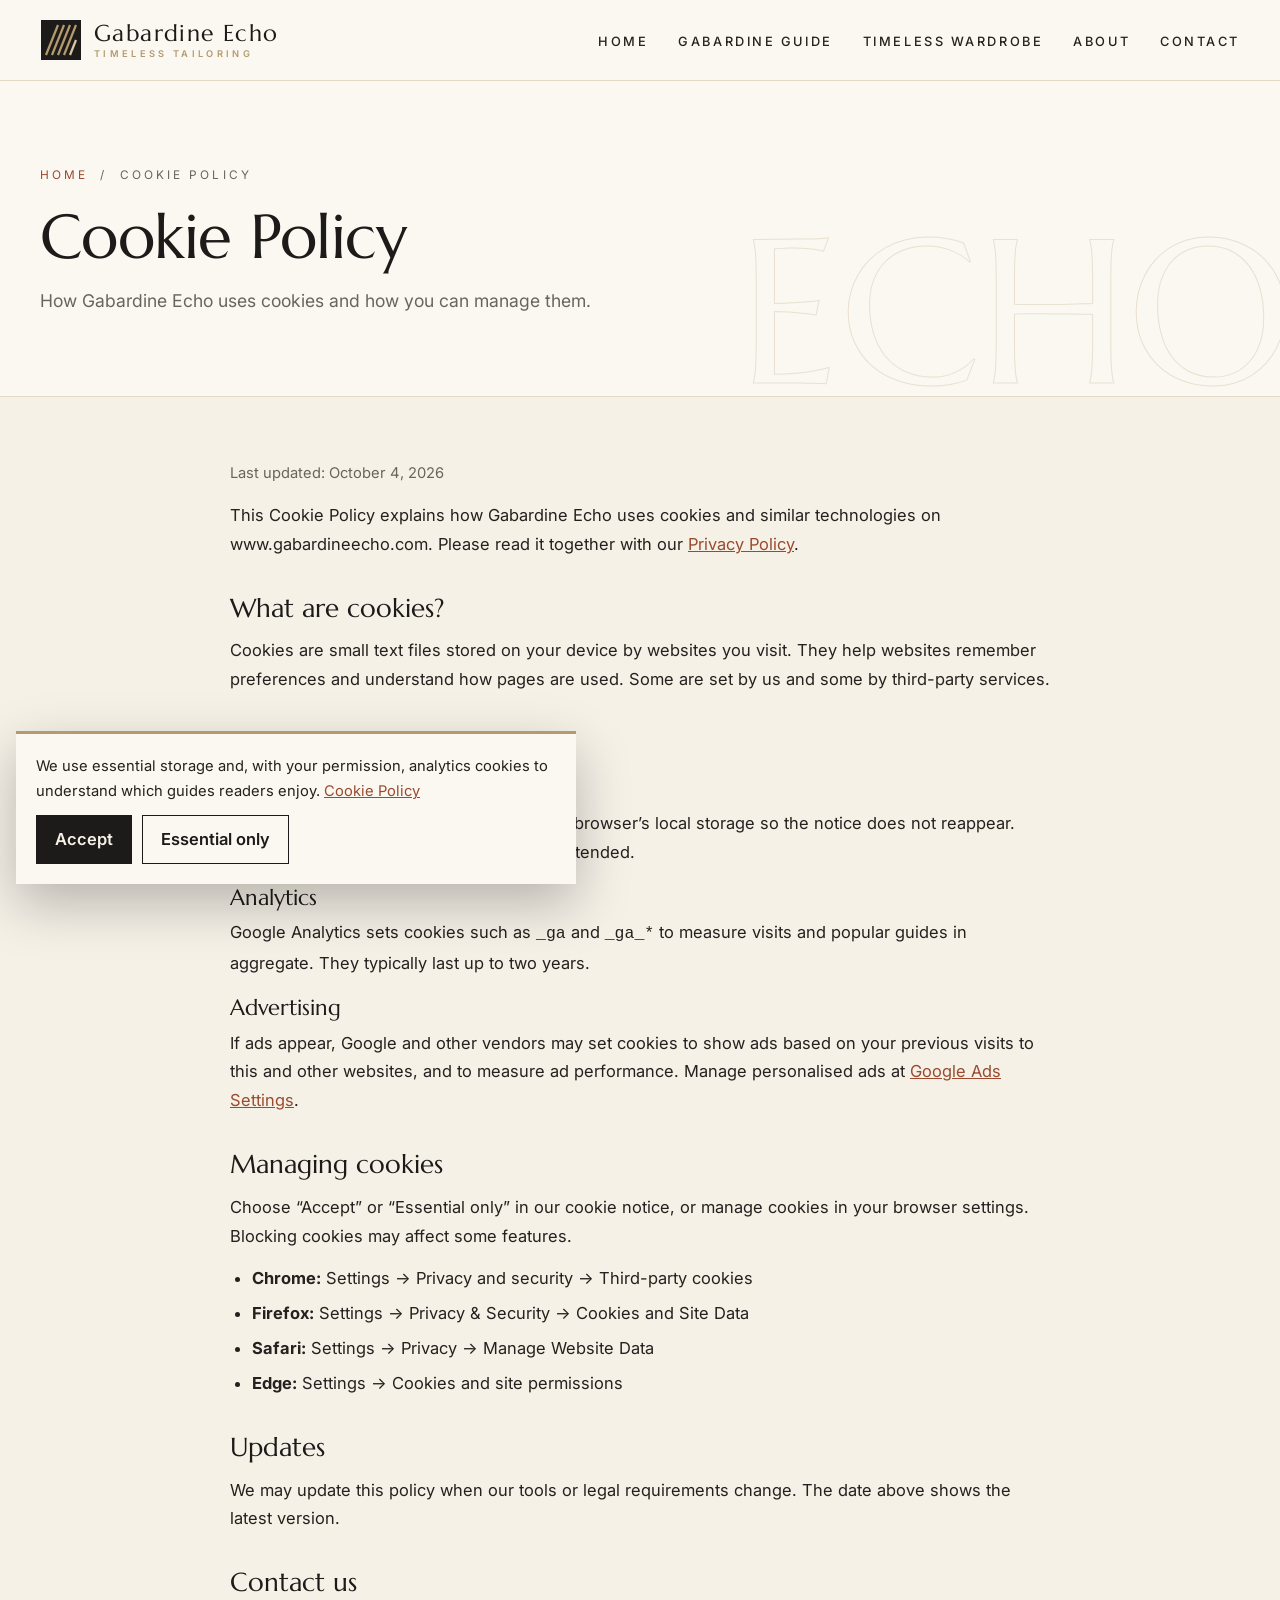
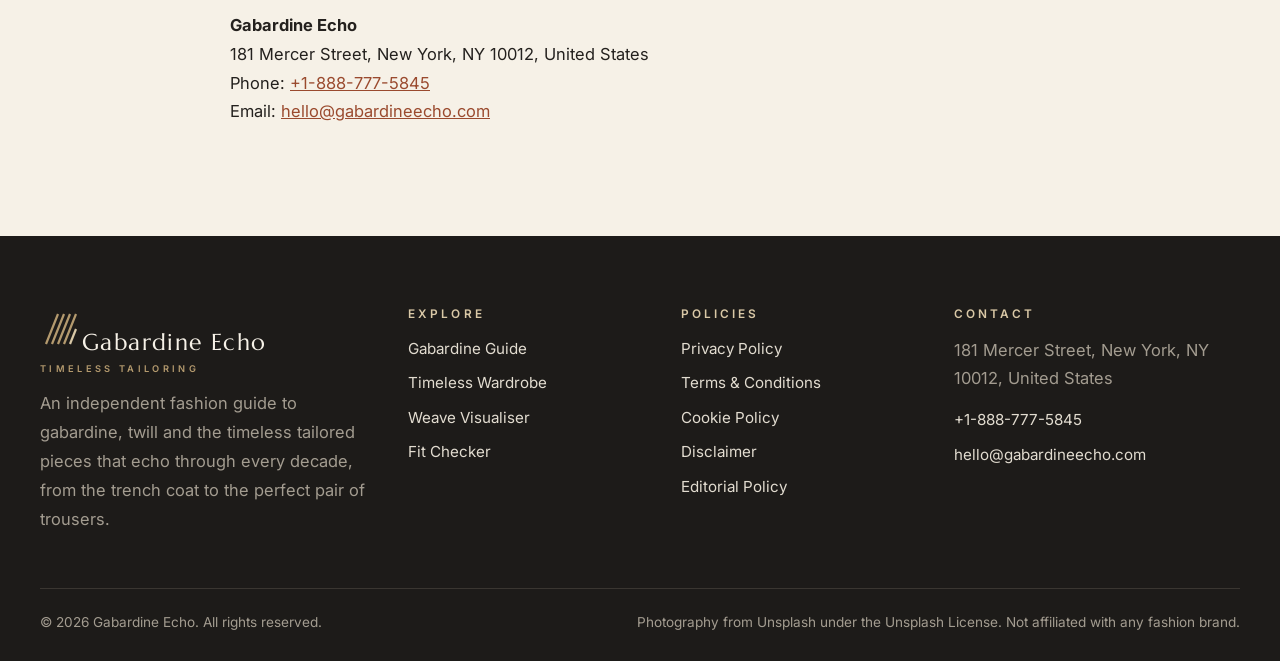
<file: cookie-policy.html>
<!DOCTYPE html>
<html lang="en">
<head>
<meta charset="UTF-8">
<meta name="viewport" content="width=device-width, initial-scale=1">
<title>Cookie Policy | Gabardine Echo</title>
<meta name="description" content="Learn which essential, analytics and advertising cookies Gabardine Echo uses and how to manage or block cookies in your browser.">
<meta name="robots" content="index, follow, max-image-preview:large">
<link rel="canonical" href="https://www.gabardineecho.com/cookie-policy.html">
<meta property="og:type" content="website"><meta property="og:site_name" content="Gabardine Echo">
<meta property="og:title" content="Cookie Policy | Gabardine Echo"><meta property="og:description" content="Learn which essential, analytics and advertising cookies Gabardine Echo uses and how to manage or block cookies in your browser.">
<meta property="og:url" content="https://www.gabardineecho.com/cookie-policy.html"><meta property="og:image" content="https://images.unsplash.com/photo-1609712663716-8494fbb7f0a2?auto=format&fit=crop&w=1200&q=75">
<meta name="twitter:card" content="summary_large_image"><meta name="theme-color" content="#1D1B19">
<link rel="icon" href="data:image/svg+xml,%3Csvg xmlns='http://www.w3.org/2000/svg' viewBox='0 0 42 42'%3E%3Crect width='42' height='42' fill='%231D1B19'/%3E%3Cpath d='M6 36 L18 6 M14 36 L26 6 M22 36 L34 6' stroke='%23B49A6E' stroke-width='3'/%3E%3C/svg%3E">
<link rel="preconnect" href="https://fonts.googleapis.com"><link rel="preconnect" href="https://fonts.gstatic.com" crossorigin><link rel="preconnect" href="https://images.unsplash.com">
<link href="https://fonts.googleapis.com/css2?family=Marcellus&family=Inter:wght@400;500;600&display=swap" rel="stylesheet">
<link rel="stylesheet" href="assets/css/style.css">
<!-- Google tag (gtag.js) -->
<script async src="https://www.googletagmanager.com/gtag/js?id=G-0LY0HY7L01"></script>
<script>
  window.dataLayer = window.dataLayer || [];
  function gtag(){dataLayer.push(arguments);}
  gtag('js', new Date());
  gtag('config', 'G-0LY0HY7L01');
</script>

</head>
<body>
<a class="skip" href="#main">Skip to content</a>
<header class="hdr">
  <div class="wrap">
    <a class="logo" href="index.html" aria-label="Gabardine Echo home"><svg viewBox="0 0 42 42" aria-hidden="true"><rect x="1" y="1" width="40" height="40" fill="#1D1B19"/><path d="M6 36 L18 6 M12 36 L24 6 M18 36 L30 6 M24 36 L36 6" stroke="#B49A6E" stroke-width="2.2"/><path d="M30 36 L36 21" stroke="#D9C8A6" stroke-width="2.2"/></svg><span>Gabardine Echo<small>TIMELESS TAILORING</small></span></a>
    <nav id="nav" aria-label="Main navigation"><ul class="nav"><li><a href="index.html">Home</a></li><li><a href="gabardine-guide.html">Gabardine Guide</a></li><li><a href="timeless-wardrobe.html">Timeless Wardrobe</a></li><li><a href="about.html">About</a></li><li><a href="contact.html">Contact</a></li></ul></nav>
    <button class="burger" aria-label="Open menu" aria-expanded="false" aria-controls="nav"><span></span><span></span><span></span></button>
  </div>
</header>
<main id="main">
<section class="ph"><div class="wrap"><p class="crumbs"><a href="index.html">Home</a> &nbsp;/&nbsp; Cookie Policy</p><h1>Cookie Policy</h1><p class="lead">How Gabardine Echo uses cookies and how you can manage them.</p></div></section><article class="prose"><p class="upd">Last updated: October 4, 2026</p>
<p>This Cookie Policy explains how Gabardine Echo uses cookies and similar technologies on www.gabardineecho.com. Please read it together with our <a href="privacy-policy.html">Privacy Policy</a>.</p>
<h2>What are cookies?</h2>
<p>Cookies are small text files stored on your device by websites you visit. They help websites remember preferences and understand how pages are used. Some are set by us and some by third-party services.</p>
<h2>Cookies we use</h2>
<h3>Essential</h3>
<p>We store your cookie-notice choice in your browser&#8217;s local storage so the notice does not reappear. This is needed for the website to work as intended.</p>
<h3>Analytics</h3>
<p>Google Analytics sets cookies such as <code>_ga</code> and <code>_ga_*</code> to measure visits and popular guides in aggregate. They typically last up to two years.</p>
<h3>Advertising</h3>
<p>If ads appear, Google and other vendors may set cookies to show ads based on your previous visits to this and other websites, and to measure ad performance. Manage personalised ads at <a href="https://www.google.com/settings/ads" target="_blank" rel="noopener">Google Ads Settings</a>.</p>
<h2>Managing cookies</h2>
<p>Choose &ldquo;Accept&rdquo; or &ldquo;Essential only&rdquo; in our cookie notice, or manage cookies in your browser settings. Blocking cookies may affect some features.</p>
<ul><li><strong>Chrome:</strong> Settings &rarr; Privacy and security &rarr; Third-party cookies</li><li><strong>Firefox:</strong> Settings &rarr; Privacy &amp; Security &rarr; Cookies and Site Data</li><li><strong>Safari:</strong> Settings &rarr; Privacy &rarr; Manage Website Data</li><li><strong>Edge:</strong> Settings &rarr; Cookies and site permissions</li></ul>
<h2>Updates</h2>
<p>We may update this policy when our tools or legal requirements change. The date above shows the latest version.</p><h2>Contact us</h2><p><strong>Gabardine Echo</strong><br>181 Mercer Street, New York, NY 10012, United States<br>Phone: <a href="tel:+18887775845">+1-888-777-5845</a><br>Email: <a href="mailto:hello@gabardineecho.com">hello@gabardineecho.com</a></p></article></main>
<footer class="ftr">
  <div class="wrap">
    <div class="ftr-grid">
      <div><a class="logo" href="index.html"><svg viewBox="0 0 42 42" aria-hidden="true"><rect x="1" y="1" width="40" height="40" fill="#1D1B19"/><path d="M6 36 L18 6 M12 36 L24 6 M18 36 L30 6 M24 36 L36 6" stroke="#B49A6E" stroke-width="2.2"/><path d="M30 36 L36 21" stroke="#D9C8A6" stroke-width="2.2"/></svg><span>Gabardine Echo<small>TIMELESS TAILORING</small></span></a><p>An independent fashion guide to gabardine, twill and the timeless tailored pieces that echo through every decade, from the trench coat to the perfect pair of trousers.</p></div>
      <div><h4>Explore</h4><a href="gabardine-guide.html">Gabardine Guide</a><a href="timeless-wardrobe.html">Timeless Wardrobe</a><a href="index.html#weave">Weave Visualiser</a><a href="index.html#fit-sec">Fit Checker</a></div>
      <div><h4>Policies</h4><a href="privacy-policy.html">Privacy Policy</a><a href="terms-and-conditions.html">Terms &amp; Conditions</a><a href="cookie-policy.html">Cookie Policy</a><a href="disclaimer.html">Disclaimer</a><a href="editorial-policy.html">Editorial Policy</a></div>
      <div><h4>Contact</h4><p>181 Mercer Street, New York, NY 10012, United States</p><a href="tel:+18887775845">+1-888-777-5845</a><a href="mailto:hello@gabardineecho.com">hello@gabardineecho.com</a></div>
    </div>
    <div class="ftr-base"><span>&copy; <span id="year">2026</span> Gabardine Echo. All rights reserved.</span><span>Photography from Unsplash under the Unsplash License. Not affiliated with any fashion brand.</span></div>
  </div>
</footer>
<div class="cookie" id="cookie" role="dialog" aria-label="Cookie notice"><p>We use essential storage and, with your permission, analytics cookies to understand which guides readers enjoy. <a href="cookie-policy.html">Cookie Policy</a></p><button class="y" data-cookie="accepted">Accept</button><button data-cookie="declined">Essential only</button></div>
<script src="assets/js/main.js" defer></script>
</body>
</html>
</file>
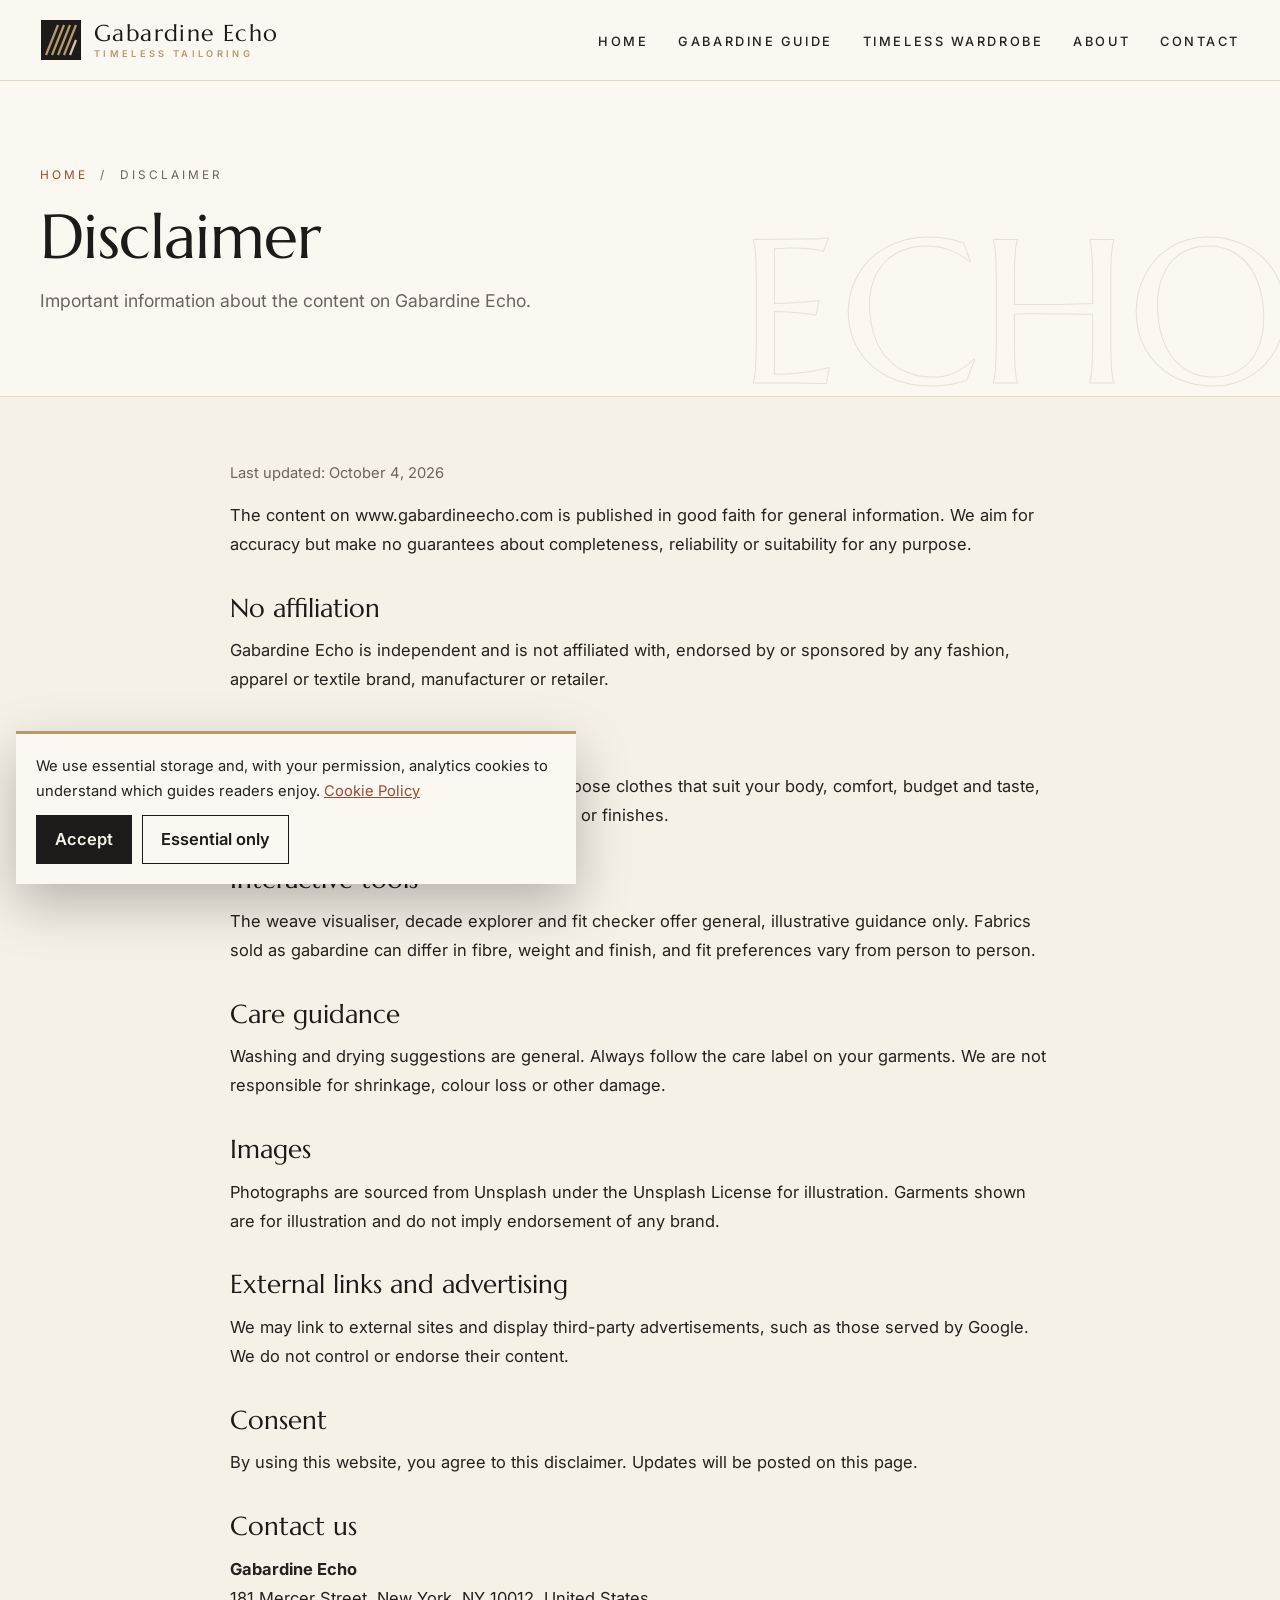
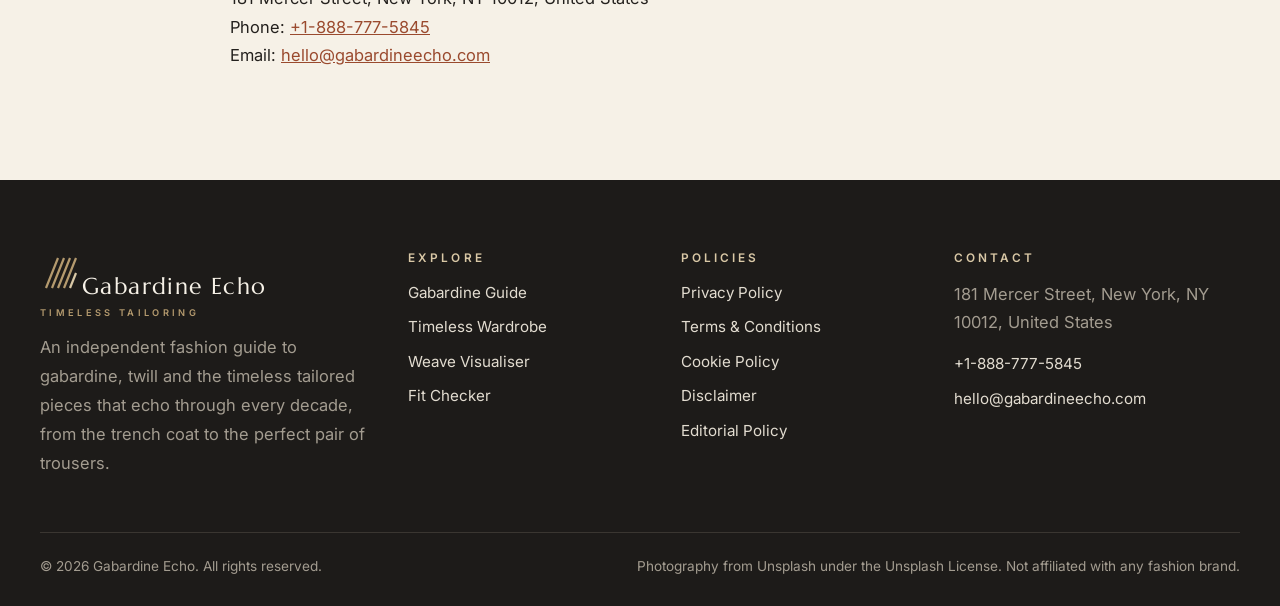
<file: disclaimer.html>
<!DOCTYPE html>
<html lang="en">
<head>
<meta charset="UTF-8">
<meta name="viewport" content="width=device-width, initial-scale=1">
<title>Disclaimer | Gabardine Echo</title>
<meta name="description" content="The Gabardine Echo disclaimer: general information, no affiliation, personal style, tool estimates, care guidance, images, links and advertising.">
<meta name="robots" content="index, follow, max-image-preview:large">
<link rel="canonical" href="https://www.gabardineecho.com/disclaimer.html">
<meta property="og:type" content="website"><meta property="og:site_name" content="Gabardine Echo">
<meta property="og:title" content="Disclaimer | Gabardine Echo"><meta property="og:description" content="The Gabardine Echo disclaimer: general information, no affiliation, personal style, tool estimates, care guidance, images, links and advertising.">
<meta property="og:url" content="https://www.gabardineecho.com/disclaimer.html"><meta property="og:image" content="https://images.unsplash.com/photo-1609712663716-8494fbb7f0a2?auto=format&fit=crop&w=1200&q=75">
<meta name="twitter:card" content="summary_large_image"><meta name="theme-color" content="#1D1B19">
<link rel="icon" href="data:image/svg+xml,%3Csvg xmlns='http://www.w3.org/2000/svg' viewBox='0 0 42 42'%3E%3Crect width='42' height='42' fill='%231D1B19'/%3E%3Cpath d='M6 36 L18 6 M14 36 L26 6 M22 36 L34 6' stroke='%23B49A6E' stroke-width='3'/%3E%3C/svg%3E">
<link rel="preconnect" href="https://fonts.googleapis.com"><link rel="preconnect" href="https://fonts.gstatic.com" crossorigin><link rel="preconnect" href="https://images.unsplash.com">
<link href="https://fonts.googleapis.com/css2?family=Marcellus&family=Inter:wght@400;500;600&display=swap" rel="stylesheet">
<link rel="stylesheet" href="assets/css/style.css">
<!-- Google tag (gtag.js) -->
<script async src="https://www.googletagmanager.com/gtag/js?id=G-0LY0HY7L01"></script>
<script>
  window.dataLayer = window.dataLayer || [];
  function gtag(){dataLayer.push(arguments);}
  gtag('js', new Date());
  gtag('config', 'G-0LY0HY7L01');
</script>

</head>
<body>
<a class="skip" href="#main">Skip to content</a>
<header class="hdr">
  <div class="wrap">
    <a class="logo" href="index.html" aria-label="Gabardine Echo home"><svg viewBox="0 0 42 42" aria-hidden="true"><rect x="1" y="1" width="40" height="40" fill="#1D1B19"/><path d="M6 36 L18 6 M12 36 L24 6 M18 36 L30 6 M24 36 L36 6" stroke="#B49A6E" stroke-width="2.2"/><path d="M30 36 L36 21" stroke="#D9C8A6" stroke-width="2.2"/></svg><span>Gabardine Echo<small>TIMELESS TAILORING</small></span></a>
    <nav id="nav" aria-label="Main navigation"><ul class="nav"><li><a href="index.html">Home</a></li><li><a href="gabardine-guide.html">Gabardine Guide</a></li><li><a href="timeless-wardrobe.html">Timeless Wardrobe</a></li><li><a href="about.html">About</a></li><li><a href="contact.html">Contact</a></li></ul></nav>
    <button class="burger" aria-label="Open menu" aria-expanded="false" aria-controls="nav"><span></span><span></span><span></span></button>
  </div>
</header>
<main id="main">
<section class="ph"><div class="wrap"><p class="crumbs"><a href="index.html">Home</a> &nbsp;/&nbsp; Disclaimer</p><h1>Disclaimer</h1><p class="lead">Important information about the content on Gabardine Echo.</p></div></section><article class="prose"><p class="upd">Last updated: October 4, 2026</p>
<p>The content on www.gabardineecho.com is published in good faith for general information. We aim for accuracy but make no guarantees about completeness, reliability or suitability for any purpose.</p>
<h2>No affiliation</h2>
<p>Gabardine Echo is independent and is not affiliated with, endorsed by or sponsored by any fashion, apparel or textile brand, manufacturer or retailer.</p>
<h2>Personal style</h2>
<p>Styling suggestions are ideas, not rules. Choose clothes that suit your body, comfort, budget and taste, and consider sensitivities to particular fibres or finishes.</p>
<h2>Interactive tools</h2>
<p>The weave visualiser, decade explorer and fit checker offer general, illustrative guidance only. Fabrics sold as gabardine can differ in fibre, weight and finish, and fit preferences vary from person to person.</p>
<h2>Care guidance</h2>
<p>Washing and drying suggestions are general. Always follow the care label on your garments. We are not responsible for shrinkage, colour loss or other damage.</p>
<h2>Images</h2>
<p>Photographs are sourced from Unsplash under the Unsplash License for illustration. Garments shown are for illustration and do not imply endorsement of any brand.</p>
<h2>External links and advertising</h2>
<p>We may link to external sites and display third-party advertisements, such as those served by Google. We do not control or endorse their content.</p>
<h2>Consent</h2>
<p>By using this website, you agree to this disclaimer. Updates will be posted on this page.</p><h2>Contact us</h2><p><strong>Gabardine Echo</strong><br>181 Mercer Street, New York, NY 10012, United States<br>Phone: <a href="tel:+18887775845">+1-888-777-5845</a><br>Email: <a href="mailto:hello@gabardineecho.com">hello@gabardineecho.com</a></p></article></main>
<footer class="ftr">
  <div class="wrap">
    <div class="ftr-grid">
      <div><a class="logo" href="index.html"><svg viewBox="0 0 42 42" aria-hidden="true"><rect x="1" y="1" width="40" height="40" fill="#1D1B19"/><path d="M6 36 L18 6 M12 36 L24 6 M18 36 L30 6 M24 36 L36 6" stroke="#B49A6E" stroke-width="2.2"/><path d="M30 36 L36 21" stroke="#D9C8A6" stroke-width="2.2"/></svg><span>Gabardine Echo<small>TIMELESS TAILORING</small></span></a><p>An independent fashion guide to gabardine, twill and the timeless tailored pieces that echo through every decade, from the trench coat to the perfect pair of trousers.</p></div>
      <div><h4>Explore</h4><a href="gabardine-guide.html">Gabardine Guide</a><a href="timeless-wardrobe.html">Timeless Wardrobe</a><a href="index.html#weave">Weave Visualiser</a><a href="index.html#fit-sec">Fit Checker</a></div>
      <div><h4>Policies</h4><a href="privacy-policy.html">Privacy Policy</a><a href="terms-and-conditions.html">Terms &amp; Conditions</a><a href="cookie-policy.html">Cookie Policy</a><a href="disclaimer.html">Disclaimer</a><a href="editorial-policy.html">Editorial Policy</a></div>
      <div><h4>Contact</h4><p>181 Mercer Street, New York, NY 10012, United States</p><a href="tel:+18887775845">+1-888-777-5845</a><a href="mailto:hello@gabardineecho.com">hello@gabardineecho.com</a></div>
    </div>
    <div class="ftr-base"><span>&copy; <span id="year">2026</span> Gabardine Echo. All rights reserved.</span><span>Photography from Unsplash under the Unsplash License. Not affiliated with any fashion brand.</span></div>
  </div>
</footer>
<div class="cookie" id="cookie" role="dialog" aria-label="Cookie notice"><p>We use essential storage and, with your permission, analytics cookies to understand which guides readers enjoy. <a href="cookie-policy.html">Cookie Policy</a></p><button class="y" data-cookie="accepted">Accept</button><button data-cookie="declined">Essential only</button></div>
<script src="assets/js/main.js" defer></script>
</body>
</html>
</file>
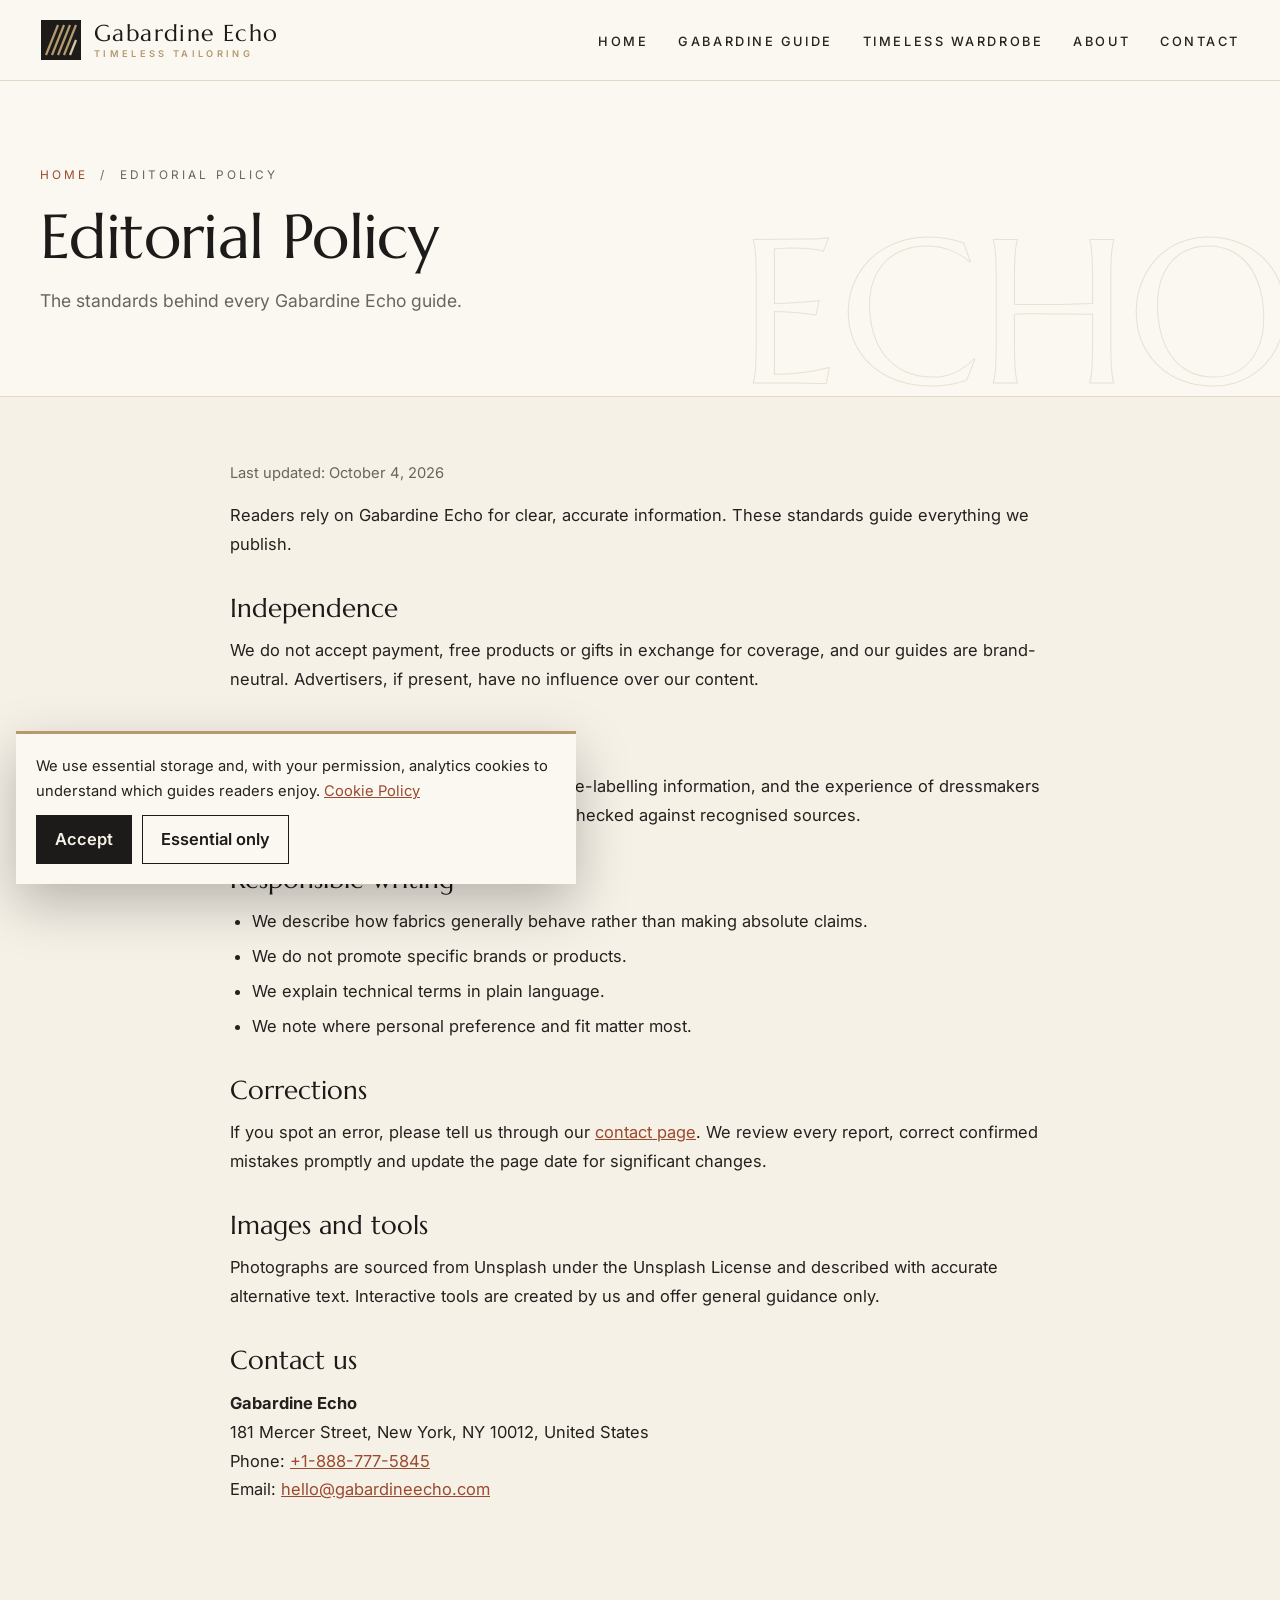
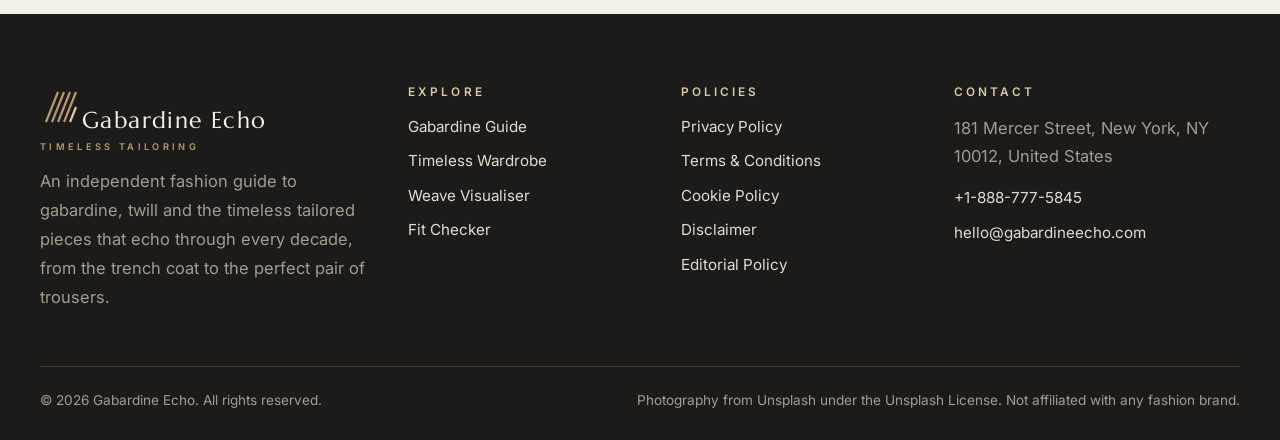
<file: editorial-policy.html>
<!DOCTYPE html>
<html lang="en">
<head>
<meta charset="UTF-8">
<meta name="viewport" content="width=device-width, initial-scale=1">
<title>Editorial Policy | Gabardine Echo</title>
<meta name="description" content="How Gabardine Echo researches fabrics, fashion history and tailoring, stays independent and brand-neutral and corrects errors.">
<meta name="robots" content="index, follow, max-image-preview:large">
<link rel="canonical" href="https://www.gabardineecho.com/editorial-policy.html">
<meta property="og:type" content="website"><meta property="og:site_name" content="Gabardine Echo">
<meta property="og:title" content="Editorial Policy | Gabardine Echo"><meta property="og:description" content="How Gabardine Echo researches fabrics, fashion history and tailoring, stays independent and brand-neutral and corrects errors.">
<meta property="og:url" content="https://www.gabardineecho.com/editorial-policy.html"><meta property="og:image" content="https://images.unsplash.com/photo-1609712663716-8494fbb7f0a2?auto=format&fit=crop&w=1200&q=75">
<meta name="twitter:card" content="summary_large_image"><meta name="theme-color" content="#1D1B19">
<link rel="icon" href="data:image/svg+xml,%3Csvg xmlns='http://www.w3.org/2000/svg' viewBox='0 0 42 42'%3E%3Crect width='42' height='42' fill='%231D1B19'/%3E%3Cpath d='M6 36 L18 6 M14 36 L26 6 M22 36 L34 6' stroke='%23B49A6E' stroke-width='3'/%3E%3C/svg%3E">
<link rel="preconnect" href="https://fonts.googleapis.com"><link rel="preconnect" href="https://fonts.gstatic.com" crossorigin><link rel="preconnect" href="https://images.unsplash.com">
<link href="https://fonts.googleapis.com/css2?family=Marcellus&family=Inter:wght@400;500;600&display=swap" rel="stylesheet">
<link rel="stylesheet" href="assets/css/style.css">
<!-- Google tag (gtag.js) -->
<script async src="https://www.googletagmanager.com/gtag/js?id=G-0LY0HY7L01"></script>
<script>
  window.dataLayer = window.dataLayer || [];
  function gtag(){dataLayer.push(arguments);}
  gtag('js', new Date());
  gtag('config', 'G-0LY0HY7L01');
</script>

</head>
<body>
<a class="skip" href="#main">Skip to content</a>
<header class="hdr">
  <div class="wrap">
    <a class="logo" href="index.html" aria-label="Gabardine Echo home"><svg viewBox="0 0 42 42" aria-hidden="true"><rect x="1" y="1" width="40" height="40" fill="#1D1B19"/><path d="M6 36 L18 6 M12 36 L24 6 M18 36 L30 6 M24 36 L36 6" stroke="#B49A6E" stroke-width="2.2"/><path d="M30 36 L36 21" stroke="#D9C8A6" stroke-width="2.2"/></svg><span>Gabardine Echo<small>TIMELESS TAILORING</small></span></a>
    <nav id="nav" aria-label="Main navigation"><ul class="nav"><li><a href="index.html">Home</a></li><li><a href="gabardine-guide.html">Gabardine Guide</a></li><li><a href="timeless-wardrobe.html">Timeless Wardrobe</a></li><li><a href="about.html">About</a></li><li><a href="contact.html">Contact</a></li></ul></nav>
    <button class="burger" aria-label="Open menu" aria-expanded="false" aria-controls="nav"><span></span><span></span><span></span></button>
  </div>
</header>
<main id="main">
<section class="ph"><div class="wrap"><p class="crumbs"><a href="index.html">Home</a> &nbsp;/&nbsp; Editorial Policy</p><h1>Editorial Policy</h1><p class="lead">The standards behind every Gabardine Echo guide.</p></div></section><article class="prose"><p class="upd">Last updated: October 4, 2026</p>
<p>Readers rely on Gabardine Echo for clear, accurate information. These standards guide everything we publish.</p>
<h2>Independence</h2>
<p>We do not accept payment, free products or gifts in exchange for coverage, and our guides are brand-neutral. Advertisers, if present, have no influence over our content.</p>
<h2>Research</h2>
<p>We draw on textile references, fibre and care-labelling information, and the experience of dressmakers and everyday wearers. Technical facts are checked against recognised sources.</p>
<h2>Responsible writing</h2>
<ul><li>We describe how fabrics generally behave rather than making absolute claims.</li><li>We do not promote specific brands or products.</li><li>We explain technical terms in plain language.</li><li>We note where personal preference and fit matter most.</li></ul>
<h2>Corrections</h2>
<p>If you spot an error, please tell us through our <a href="contact.html">contact page</a>. We review every report, correct confirmed mistakes promptly and update the page date for significant changes.</p>
<h2>Images and tools</h2>
<p>Photographs are sourced from Unsplash under the Unsplash License and described with accurate alternative text. Interactive tools are created by us and offer general guidance only.</p><h2>Contact us</h2><p><strong>Gabardine Echo</strong><br>181 Mercer Street, New York, NY 10012, United States<br>Phone: <a href="tel:+18887775845">+1-888-777-5845</a><br>Email: <a href="mailto:hello@gabardineecho.com">hello@gabardineecho.com</a></p></article></main>
<footer class="ftr">
  <div class="wrap">
    <div class="ftr-grid">
      <div><a class="logo" href="index.html"><svg viewBox="0 0 42 42" aria-hidden="true"><rect x="1" y="1" width="40" height="40" fill="#1D1B19"/><path d="M6 36 L18 6 M12 36 L24 6 M18 36 L30 6 M24 36 L36 6" stroke="#B49A6E" stroke-width="2.2"/><path d="M30 36 L36 21" stroke="#D9C8A6" stroke-width="2.2"/></svg><span>Gabardine Echo<small>TIMELESS TAILORING</small></span></a><p>An independent fashion guide to gabardine, twill and the timeless tailored pieces that echo through every decade, from the trench coat to the perfect pair of trousers.</p></div>
      <div><h4>Explore</h4><a href="gabardine-guide.html">Gabardine Guide</a><a href="timeless-wardrobe.html">Timeless Wardrobe</a><a href="index.html#weave">Weave Visualiser</a><a href="index.html#fit-sec">Fit Checker</a></div>
      <div><h4>Policies</h4><a href="privacy-policy.html">Privacy Policy</a><a href="terms-and-conditions.html">Terms &amp; Conditions</a><a href="cookie-policy.html">Cookie Policy</a><a href="disclaimer.html">Disclaimer</a><a href="editorial-policy.html">Editorial Policy</a></div>
      <div><h4>Contact</h4><p>181 Mercer Street, New York, NY 10012, United States</p><a href="tel:+18887775845">+1-888-777-5845</a><a href="mailto:hello@gabardineecho.com">hello@gabardineecho.com</a></div>
    </div>
    <div class="ftr-base"><span>&copy; <span id="year">2026</span> Gabardine Echo. All rights reserved.</span><span>Photography from Unsplash under the Unsplash License. Not affiliated with any fashion brand.</span></div>
  </div>
</footer>
<div class="cookie" id="cookie" role="dialog" aria-label="Cookie notice"><p>We use essential storage and, with your permission, analytics cookies to understand which guides readers enjoy. <a href="cookie-policy.html">Cookie Policy</a></p><button class="y" data-cookie="accepted">Accept</button><button data-cookie="declined">Essential only</button></div>
<script src="assets/js/main.js" defer></script>
</body>
</html>
</file>
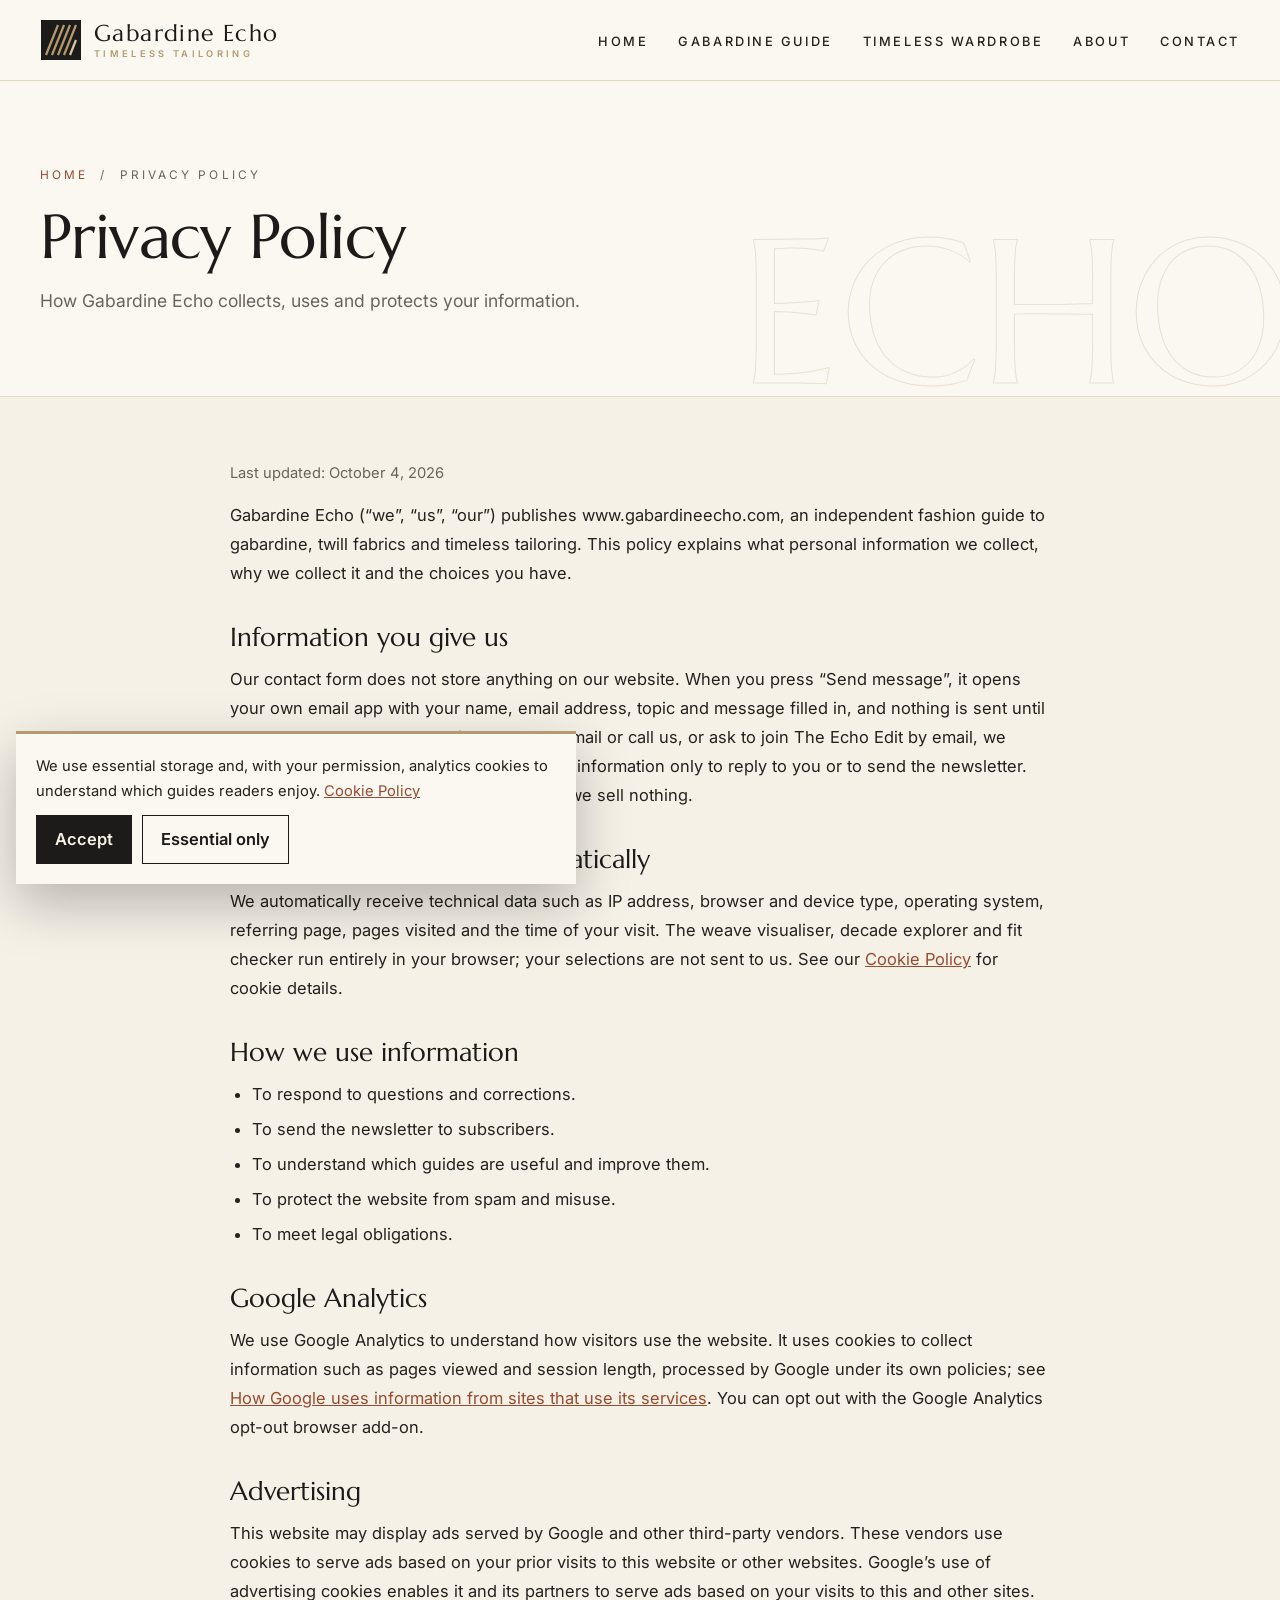
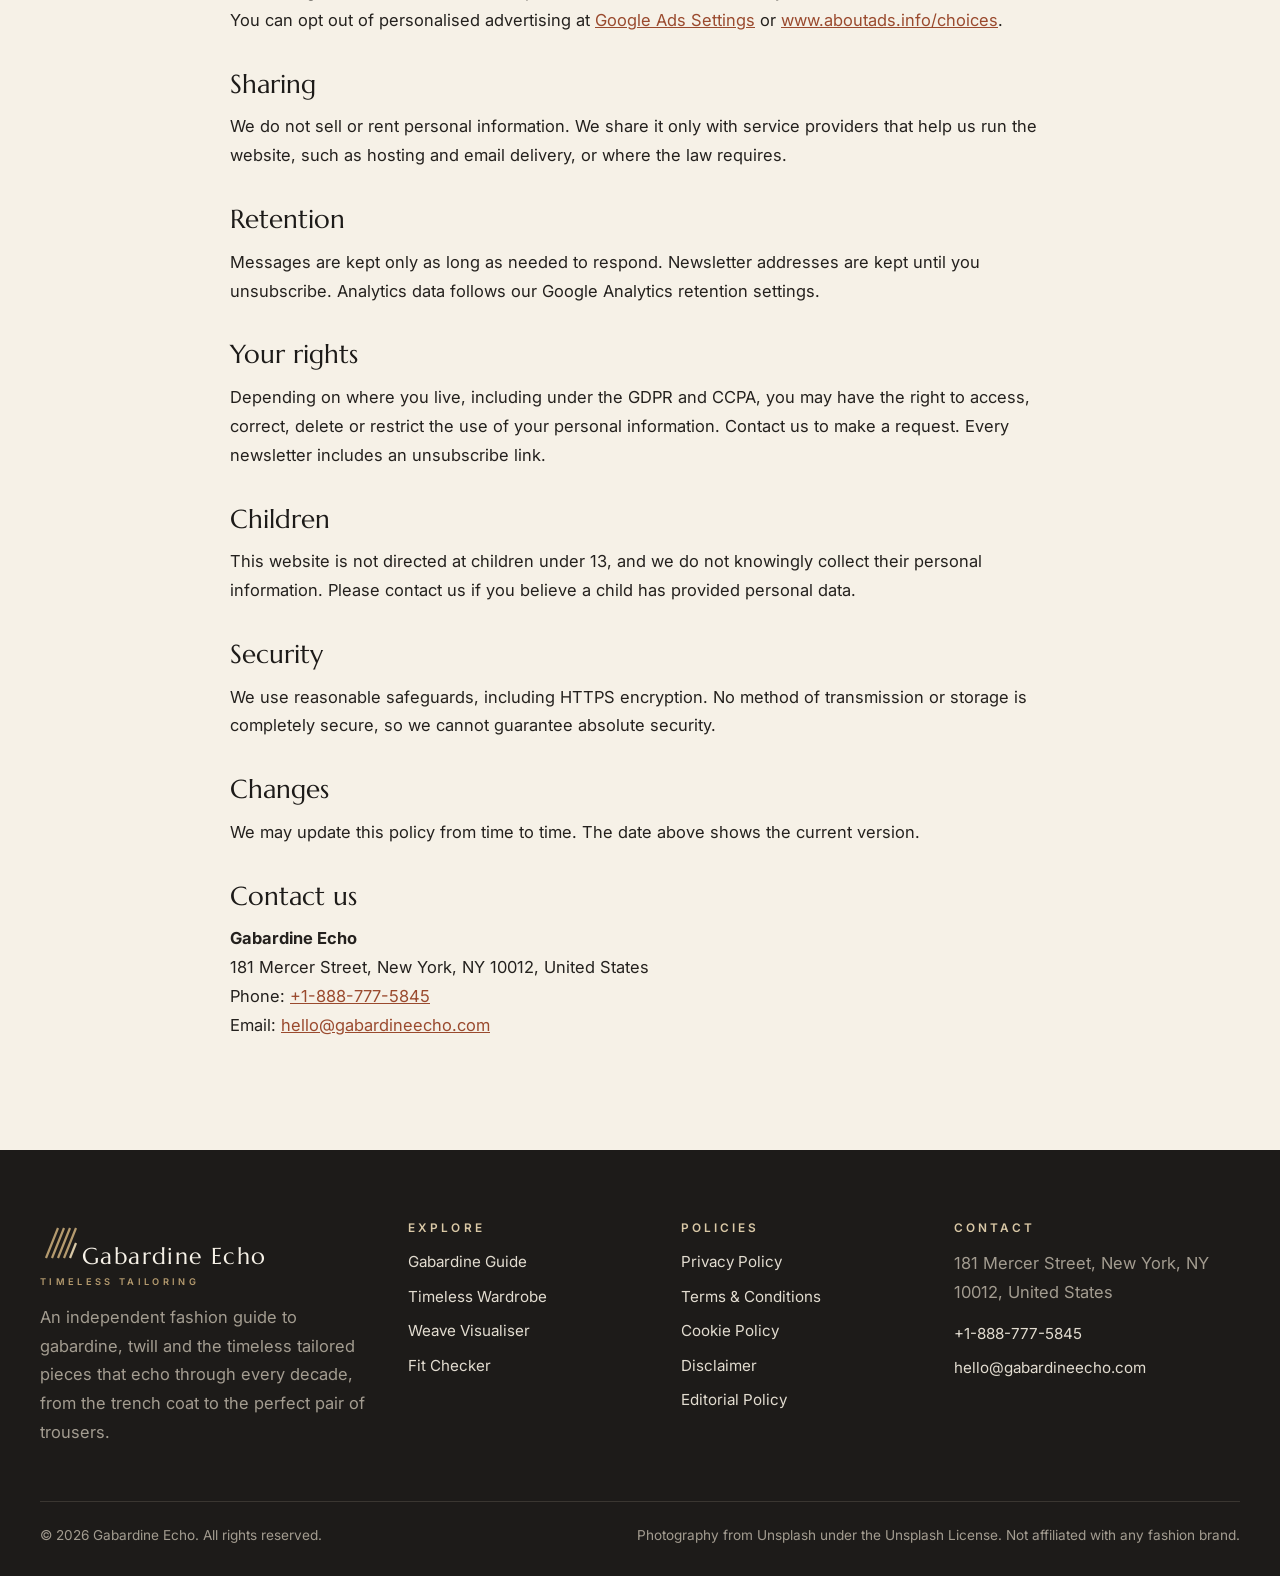
<file: privacy-policy.html>
<!DOCTYPE html>
<html lang="en">
<head>
<meta charset="UTF-8">
<meta name="viewport" content="width=device-width, initial-scale=1">
<title>Privacy Policy | Gabardine Echo</title>
<meta name="description" content="How Gabardine Echo handles personal information from contact messages and newsletter sign-ups, and how Google Analytics and advertising cookies are used.">
<meta name="robots" content="index, follow, max-image-preview:large">
<link rel="canonical" href="https://www.gabardineecho.com/privacy-policy.html">
<meta property="og:type" content="website"><meta property="og:site_name" content="Gabardine Echo">
<meta property="og:title" content="Privacy Policy | Gabardine Echo"><meta property="og:description" content="How Gabardine Echo handles personal information from contact messages and newsletter sign-ups, and how Google Analytics and advertising cookies are used.">
<meta property="og:url" content="https://www.gabardineecho.com/privacy-policy.html"><meta property="og:image" content="https://images.unsplash.com/photo-1609712663716-8494fbb7f0a2?auto=format&fit=crop&w=1200&q=75">
<meta name="twitter:card" content="summary_large_image"><meta name="theme-color" content="#1D1B19">
<link rel="icon" href="data:image/svg+xml,%3Csvg xmlns='http://www.w3.org/2000/svg' viewBox='0 0 42 42'%3E%3Crect width='42' height='42' fill='%231D1B19'/%3E%3Cpath d='M6 36 L18 6 M14 36 L26 6 M22 36 L34 6' stroke='%23B49A6E' stroke-width='3'/%3E%3C/svg%3E">
<link rel="preconnect" href="https://fonts.googleapis.com"><link rel="preconnect" href="https://fonts.gstatic.com" crossorigin><link rel="preconnect" href="https://images.unsplash.com">
<link href="https://fonts.googleapis.com/css2?family=Marcellus&family=Inter:wght@400;500;600&display=swap" rel="stylesheet">
<link rel="stylesheet" href="assets/css/style.css">
<!-- Google tag (gtag.js) -->
<script async src="https://www.googletagmanager.com/gtag/js?id=G-0LY0HY7L01"></script>
<script>
  window.dataLayer = window.dataLayer || [];
  function gtag(){dataLayer.push(arguments);}
  gtag('js', new Date());
  gtag('config', 'G-0LY0HY7L01');
</script>

</head>
<body>
<a class="skip" href="#main">Skip to content</a>
<header class="hdr">
  <div class="wrap">
    <a class="logo" href="index.html" aria-label="Gabardine Echo home"><svg viewBox="0 0 42 42" aria-hidden="true"><rect x="1" y="1" width="40" height="40" fill="#1D1B19"/><path d="M6 36 L18 6 M12 36 L24 6 M18 36 L30 6 M24 36 L36 6" stroke="#B49A6E" stroke-width="2.2"/><path d="M30 36 L36 21" stroke="#D9C8A6" stroke-width="2.2"/></svg><span>Gabardine Echo<small>TIMELESS TAILORING</small></span></a>
    <nav id="nav" aria-label="Main navigation"><ul class="nav"><li><a href="index.html">Home</a></li><li><a href="gabardine-guide.html">Gabardine Guide</a></li><li><a href="timeless-wardrobe.html">Timeless Wardrobe</a></li><li><a href="about.html">About</a></li><li><a href="contact.html">Contact</a></li></ul></nav>
    <button class="burger" aria-label="Open menu" aria-expanded="false" aria-controls="nav"><span></span><span></span><span></span></button>
  </div>
</header>
<main id="main">
<section class="ph"><div class="wrap"><p class="crumbs"><a href="index.html">Home</a> &nbsp;/&nbsp; Privacy Policy</p><h1>Privacy Policy</h1><p class="lead">How Gabardine Echo collects, uses and protects your information.</p></div></section><article class="prose"><p class="upd">Last updated: October 4, 2026</p>
<p>Gabardine Echo (&ldquo;we&rdquo;, &ldquo;us&rdquo;, &ldquo;our&rdquo;) publishes www.gabardineecho.com, an independent fashion guide to gabardine, twill fabrics and timeless tailoring. This policy explains what personal information we collect, why we collect it and the choices you have.</p>
<h2>Information you give us</h2>
<p>Our contact form does not store anything on our website. When you press &ldquo;Send message&rdquo;, it opens your own email app with your name, email address, topic and message filled in, and nothing is sent until you choose to send that email. When you email or call us, or ask to join The Echo Edit by email, we receive the details you include. We use this information only to reply to you or to send the newsletter. We never ask for payment details because we sell nothing.</p>
<h2>Information collected automatically</h2>
<p>We automatically receive technical data such as IP address, browser and device type, operating system, referring page, pages visited and the time of your visit. The weave visualiser, decade explorer and fit checker run entirely in your browser; your selections are not sent to us. See our <a href="cookie-policy.html">Cookie Policy</a> for cookie details.</p>
<h2>How we use information</h2>
<ul><li>To respond to questions and corrections.</li><li>To send the newsletter to subscribers.</li><li>To understand which guides are useful and improve them.</li><li>To protect the website from spam and misuse.</li><li>To meet legal obligations.</li></ul>
<h2>Google Analytics</h2>
<p>We use Google Analytics to understand how visitors use the website. It uses cookies to collect information such as pages viewed and session length, processed by Google under its own policies; see <a href="https://policies.google.com/technologies/partner-sites" target="_blank" rel="noopener">How Google uses information from sites that use its services</a>. You can opt out with the Google Analytics opt-out browser add-on.</p>
<h2>Advertising</h2>
<p>This website may display ads served by Google and other third-party vendors. These vendors use cookies to serve ads based on your prior visits to this website or other websites. Google&#8217;s use of advertising cookies enables it and its partners to serve ads based on your visits to this and other sites. You can opt out of personalised advertising at <a href="https://www.google.com/settings/ads" target="_blank" rel="noopener">Google Ads Settings</a> or <a href="https://www.aboutads.info/choices" target="_blank" rel="noopener">www.aboutads.info/choices</a>.</p>
<h2>Sharing</h2>
<p>We do not sell or rent personal information. We share it only with service providers that help us run the website, such as hosting and email delivery, or where the law requires.</p>
<h2>Retention</h2>
<p>Messages are kept only as long as needed to respond. Newsletter addresses are kept until you unsubscribe. Analytics data follows our Google Analytics retention settings.</p>
<h2>Your rights</h2>
<p>Depending on where you live, including under the GDPR and CCPA, you may have the right to access, correct, delete or restrict the use of your personal information. Contact us to make a request. Every newsletter includes an unsubscribe link.</p>
<h2>Children</h2>
<p>This website is not directed at children under 13, and we do not knowingly collect their personal information. Please contact us if you believe a child has provided personal data.</p>
<h2>Security</h2>
<p>We use reasonable safeguards, including HTTPS encryption. No method of transmission or storage is completely secure, so we cannot guarantee absolute security.</p>
<h2>Changes</h2>
<p>We may update this policy from time to time. The date above shows the current version.</p><h2>Contact us</h2><p><strong>Gabardine Echo</strong><br>181 Mercer Street, New York, NY 10012, United States<br>Phone: <a href="tel:+18887775845">+1-888-777-5845</a><br>Email: <a href="mailto:hello@gabardineecho.com">hello@gabardineecho.com</a></p></article></main>
<footer class="ftr">
  <div class="wrap">
    <div class="ftr-grid">
      <div><a class="logo" href="index.html"><svg viewBox="0 0 42 42" aria-hidden="true"><rect x="1" y="1" width="40" height="40" fill="#1D1B19"/><path d="M6 36 L18 6 M12 36 L24 6 M18 36 L30 6 M24 36 L36 6" stroke="#B49A6E" stroke-width="2.2"/><path d="M30 36 L36 21" stroke="#D9C8A6" stroke-width="2.2"/></svg><span>Gabardine Echo<small>TIMELESS TAILORING</small></span></a><p>An independent fashion guide to gabardine, twill and the timeless tailored pieces that echo through every decade, from the trench coat to the perfect pair of trousers.</p></div>
      <div><h4>Explore</h4><a href="gabardine-guide.html">Gabardine Guide</a><a href="timeless-wardrobe.html">Timeless Wardrobe</a><a href="index.html#weave">Weave Visualiser</a><a href="index.html#fit-sec">Fit Checker</a></div>
      <div><h4>Policies</h4><a href="privacy-policy.html">Privacy Policy</a><a href="terms-and-conditions.html">Terms &amp; Conditions</a><a href="cookie-policy.html">Cookie Policy</a><a href="disclaimer.html">Disclaimer</a><a href="editorial-policy.html">Editorial Policy</a></div>
      <div><h4>Contact</h4><p>181 Mercer Street, New York, NY 10012, United States</p><a href="tel:+18887775845">+1-888-777-5845</a><a href="mailto:hello@gabardineecho.com">hello@gabardineecho.com</a></div>
    </div>
    <div class="ftr-base"><span>&copy; <span id="year">2026</span> Gabardine Echo. All rights reserved.</span><span>Photography from Unsplash under the Unsplash License. Not affiliated with any fashion brand.</span></div>
  </div>
</footer>
<div class="cookie" id="cookie" role="dialog" aria-label="Cookie notice"><p>We use essential storage and, with your permission, analytics cookies to understand which guides readers enjoy. <a href="cookie-policy.html">Cookie Policy</a></p><button class="y" data-cookie="accepted">Accept</button><button data-cookie="declined">Essential only</button></div>
<script src="assets/js/main.js" defer></script>
</body>
</html>
</file>
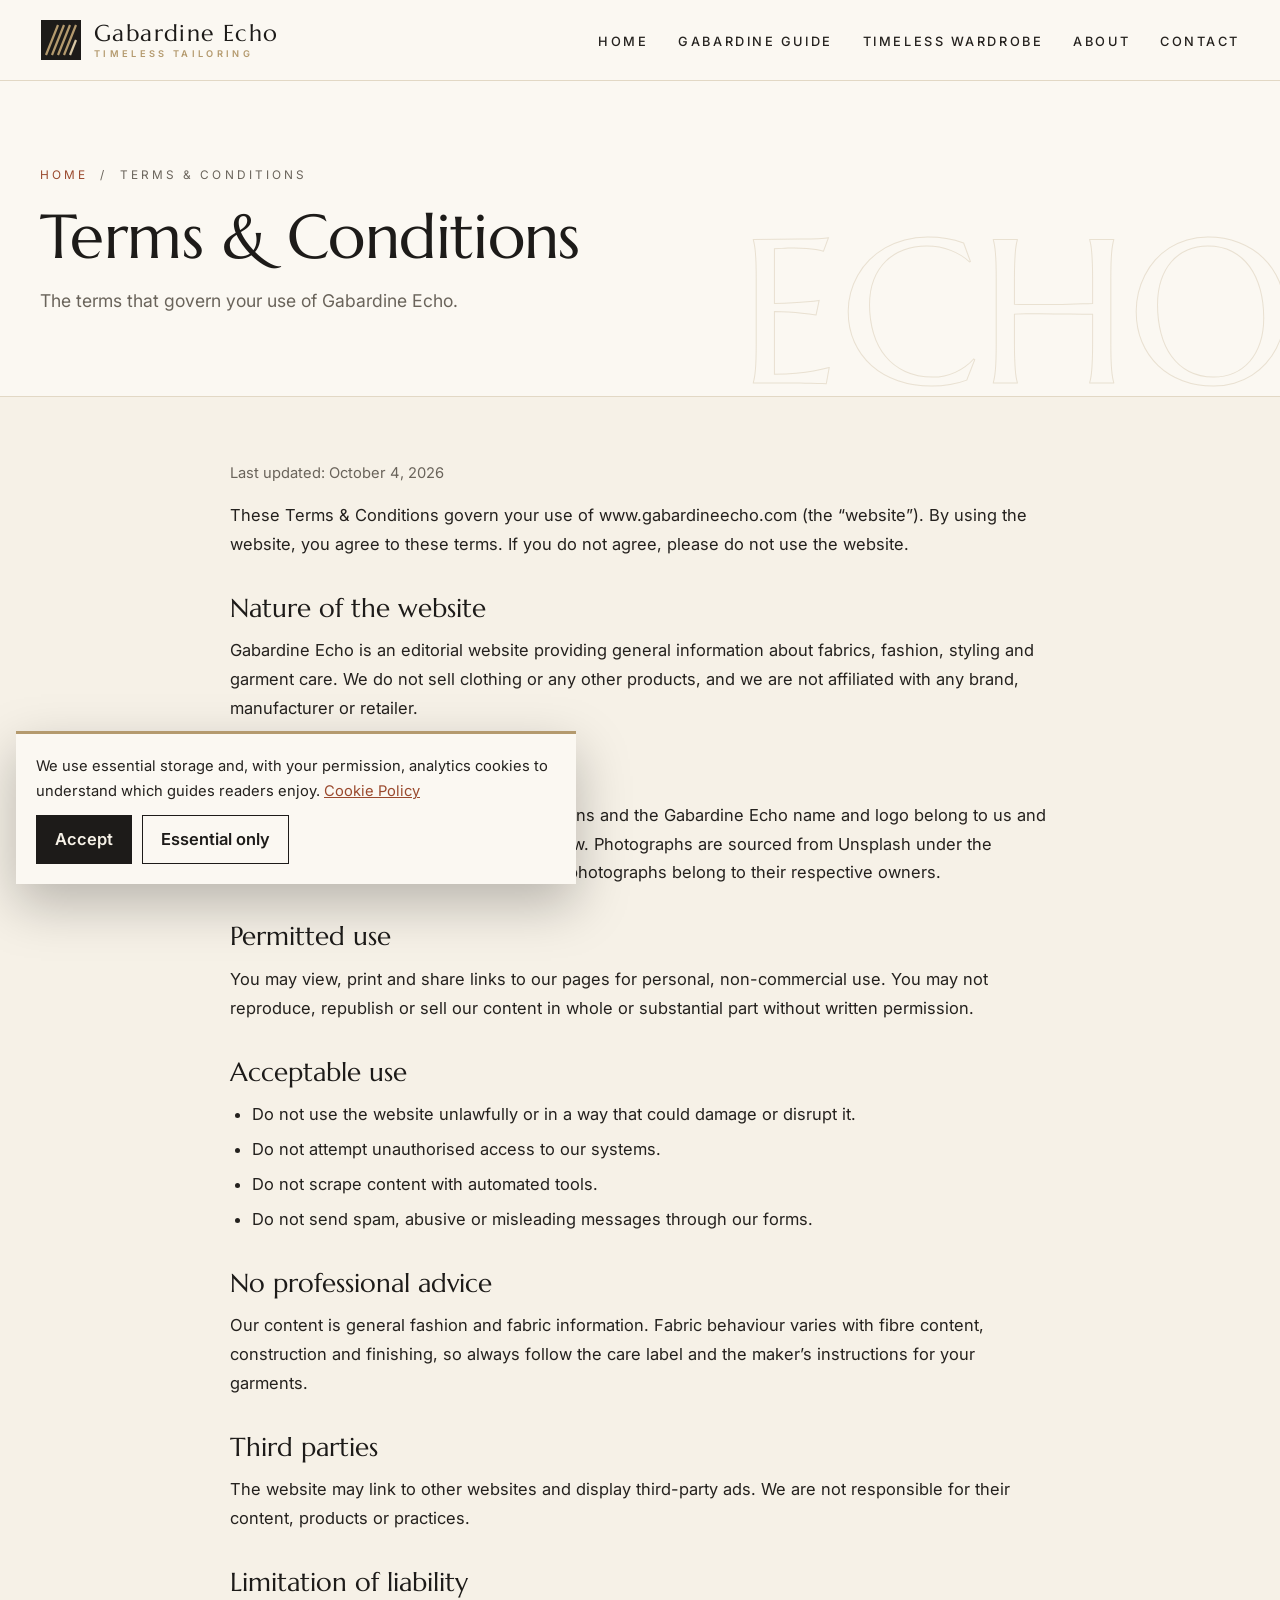
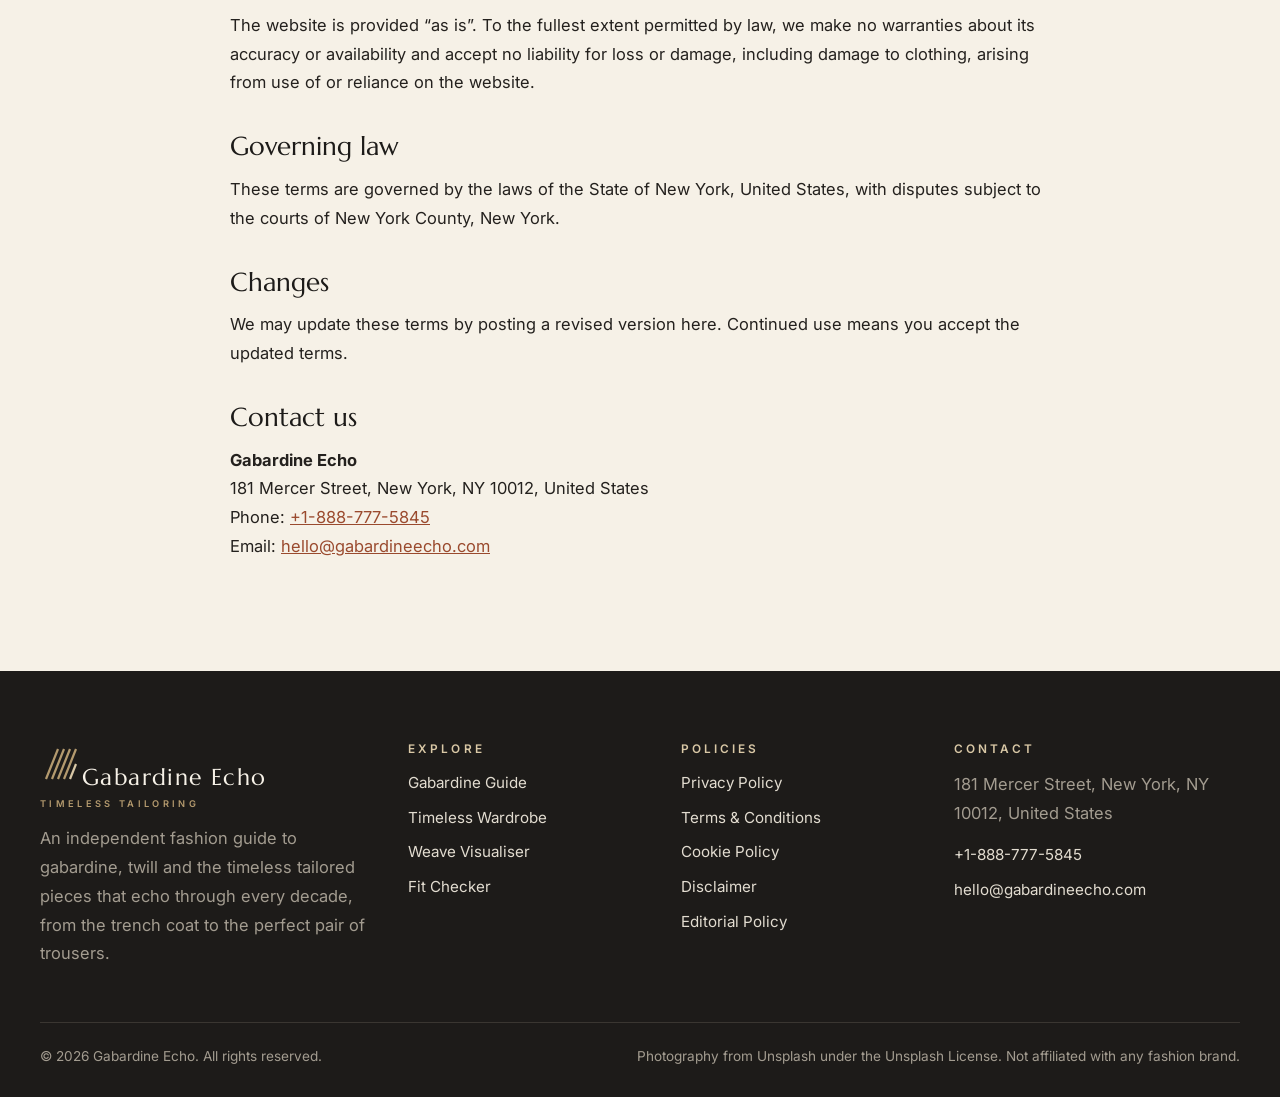
<file: terms-and-conditions.html>
<!DOCTYPE html>
<html lang="en">
<head>
<meta charset="UTF-8">
<meta name="viewport" content="width=device-width, initial-scale=1">
<title>Terms &amp; Conditions | Gabardine Echo</title>
<meta name="description" content="Terms and conditions for using Gabardine Echo, including its editorial nature, intellectual property, acceptable use and limitation of liability.">
<meta name="robots" content="index, follow, max-image-preview:large">
<link rel="canonical" href="https://www.gabardineecho.com/terms-and-conditions.html">
<meta property="og:type" content="website"><meta property="og:site_name" content="Gabardine Echo">
<meta property="og:title" content="Terms &amp; Conditions | Gabardine Echo"><meta property="og:description" content="Terms and conditions for using Gabardine Echo, including its editorial nature, intellectual property, acceptable use and limitation of liability.">
<meta property="og:url" content="https://www.gabardineecho.com/terms-and-conditions.html"><meta property="og:image" content="https://images.unsplash.com/photo-1609712663716-8494fbb7f0a2?auto=format&fit=crop&w=1200&q=75">
<meta name="twitter:card" content="summary_large_image"><meta name="theme-color" content="#1D1B19">
<link rel="icon" href="data:image/svg+xml,%3Csvg xmlns='http://www.w3.org/2000/svg' viewBox='0 0 42 42'%3E%3Crect width='42' height='42' fill='%231D1B19'/%3E%3Cpath d='M6 36 L18 6 M14 36 L26 6 M22 36 L34 6' stroke='%23B49A6E' stroke-width='3'/%3E%3C/svg%3E">
<link rel="preconnect" href="https://fonts.googleapis.com"><link rel="preconnect" href="https://fonts.gstatic.com" crossorigin><link rel="preconnect" href="https://images.unsplash.com">
<link href="https://fonts.googleapis.com/css2?family=Marcellus&family=Inter:wght@400;500;600&display=swap" rel="stylesheet">
<link rel="stylesheet" href="assets/css/style.css">
<!-- Google tag (gtag.js) -->
<script async src="https://www.googletagmanager.com/gtag/js?id=G-0LY0HY7L01"></script>
<script>
  window.dataLayer = window.dataLayer || [];
  function gtag(){dataLayer.push(arguments);}
  gtag('js', new Date());
  gtag('config', 'G-0LY0HY7L01');
</script>

</head>
<body>
<a class="skip" href="#main">Skip to content</a>
<header class="hdr">
  <div class="wrap">
    <a class="logo" href="index.html" aria-label="Gabardine Echo home"><svg viewBox="0 0 42 42" aria-hidden="true"><rect x="1" y="1" width="40" height="40" fill="#1D1B19"/><path d="M6 36 L18 6 M12 36 L24 6 M18 36 L30 6 M24 36 L36 6" stroke="#B49A6E" stroke-width="2.2"/><path d="M30 36 L36 21" stroke="#D9C8A6" stroke-width="2.2"/></svg><span>Gabardine Echo<small>TIMELESS TAILORING</small></span></a>
    <nav id="nav" aria-label="Main navigation"><ul class="nav"><li><a href="index.html">Home</a></li><li><a href="gabardine-guide.html">Gabardine Guide</a></li><li><a href="timeless-wardrobe.html">Timeless Wardrobe</a></li><li><a href="about.html">About</a></li><li><a href="contact.html">Contact</a></li></ul></nav>
    <button class="burger" aria-label="Open menu" aria-expanded="false" aria-controls="nav"><span></span><span></span><span></span></button>
  </div>
</header>
<main id="main">
<section class="ph"><div class="wrap"><p class="crumbs"><a href="index.html">Home</a> &nbsp;/&nbsp; Terms &amp; Conditions</p><h1>Terms &amp; Conditions</h1><p class="lead">The terms that govern your use of Gabardine Echo.</p></div></section><article class="prose"><p class="upd">Last updated: October 4, 2026</p>
<p>These Terms &amp; Conditions govern your use of www.gabardineecho.com (the &ldquo;website&rdquo;). By using the website, you agree to these terms. If you do not agree, please do not use the website.</p>
<h2>Nature of the website</h2>
<p>Gabardine Echo is an editorial website providing general information about fabrics, fashion, styling and garment care. We do not sell clothing or any other products, and we are not affiliated with any brand, manufacturer or retailer.</p>
<h2>Intellectual property</h2>
<p>All original text, interactive tools, page designs and the Gabardine Echo name and logo belong to us and are protected by copyright and trademark law. Photographs are sourced from Unsplash under the Unsplash License, and any logos visible in photographs belong to their respective owners.</p>
<h2>Permitted use</h2>
<p>You may view, print and share links to our pages for personal, non-commercial use. You may not reproduce, republish or sell our content in whole or substantial part without written permission.</p>
<h2>Acceptable use</h2>
<ul><li>Do not use the website unlawfully or in a way that could damage or disrupt it.</li><li>Do not attempt unauthorised access to our systems.</li><li>Do not scrape content with automated tools.</li><li>Do not send spam, abusive or misleading messages through our forms.</li></ul>
<h2>No professional advice</h2>
<p>Our content is general fashion and fabric information. Fabric behaviour varies with fibre content, construction and finishing, so always follow the care label and the maker&#8217;s instructions for your garments.</p>
<h2>Third parties</h2>
<p>The website may link to other websites and display third-party ads. We are not responsible for their content, products or practices.</p>
<h2>Limitation of liability</h2>
<p>The website is provided &ldquo;as is&rdquo;. To the fullest extent permitted by law, we make no warranties about its accuracy or availability and accept no liability for loss or damage, including damage to clothing, arising from use of or reliance on the website.</p>
<h2>Governing law</h2>
<p>These terms are governed by the laws of the State of New York, United States, with disputes subject to the courts of New York County, New York.</p>
<h2>Changes</h2>
<p>We may update these terms by posting a revised version here. Continued use means you accept the updated terms.</p><h2>Contact us</h2><p><strong>Gabardine Echo</strong><br>181 Mercer Street, New York, NY 10012, United States<br>Phone: <a href="tel:+18887775845">+1-888-777-5845</a><br>Email: <a href="mailto:hello@gabardineecho.com">hello@gabardineecho.com</a></p></article></main>
<footer class="ftr">
  <div class="wrap">
    <div class="ftr-grid">
      <div><a class="logo" href="index.html"><svg viewBox="0 0 42 42" aria-hidden="true"><rect x="1" y="1" width="40" height="40" fill="#1D1B19"/><path d="M6 36 L18 6 M12 36 L24 6 M18 36 L30 6 M24 36 L36 6" stroke="#B49A6E" stroke-width="2.2"/><path d="M30 36 L36 21" stroke="#D9C8A6" stroke-width="2.2"/></svg><span>Gabardine Echo<small>TIMELESS TAILORING</small></span></a><p>An independent fashion guide to gabardine, twill and the timeless tailored pieces that echo through every decade, from the trench coat to the perfect pair of trousers.</p></div>
      <div><h4>Explore</h4><a href="gabardine-guide.html">Gabardine Guide</a><a href="timeless-wardrobe.html">Timeless Wardrobe</a><a href="index.html#weave">Weave Visualiser</a><a href="index.html#fit-sec">Fit Checker</a></div>
      <div><h4>Policies</h4><a href="privacy-policy.html">Privacy Policy</a><a href="terms-and-conditions.html">Terms &amp; Conditions</a><a href="cookie-policy.html">Cookie Policy</a><a href="disclaimer.html">Disclaimer</a><a href="editorial-policy.html">Editorial Policy</a></div>
      <div><h4>Contact</h4><p>181 Mercer Street, New York, NY 10012, United States</p><a href="tel:+18887775845">+1-888-777-5845</a><a href="mailto:hello@gabardineecho.com">hello@gabardineecho.com</a></div>
    </div>
    <div class="ftr-base"><span>&copy; <span id="year">2026</span> Gabardine Echo. All rights reserved.</span><span>Photography from Unsplash under the Unsplash License. Not affiliated with any fashion brand.</span></div>
  </div>
</footer>
<div class="cookie" id="cookie" role="dialog" aria-label="Cookie notice"><p>We use essential storage and, with your permission, analytics cookies to understand which guides readers enjoy. <a href="cookie-policy.html">Cookie Policy</a></p><button class="y" data-cookie="accepted">Accept</button><button data-cookie="declined">Essential only</button></div>
<script src="assets/js/main.js" defer></script>
</body>
</html>
</file>
<file: assets/css/style.css>
:root{--ink:#1D1B19;--ink-2:#2B2825;--khaki:#B49A6E;--khaki-lt:#D9C8A6;--ivory:#F6F1E7;--paper:#FBF8F2;--slate:#5E6B7A;--rust:#9A4A2E;--text:#24211E;--muted:#6A645B;--line:#E2D8C5}
[hidden]{display:none!important}
*{box-sizing:border-box;margin:0;padding:0}
html{scroll-behavior:smooth;overflow-x:hidden}
body{font-family:'Inter',system-ui,sans-serif;font-size:16.5px;line-height:1.75;color:var(--text);background:var(--ivory);overflow-x:hidden}
img{max-width:100%;display:block}
a{color:var(--rust)}
h1,h2,h3,h4{font-family:'Marcellus',Georgia,serif;font-weight:400;line-height:1.12;color:var(--ink)}
h1{font-size:clamp(2.6rem,6.2vw,4.9rem);letter-spacing:-.01em}
h2{font-size:clamp(1.9rem,3.8vw,2.85rem);margin-bottom:14px}
h3{font-size:1.4rem;margin-bottom:8px}
p{margin-bottom:14px}
.wrap{width:min(1200px,100% - 32px);margin-inline:auto}
.skip{position:absolute;left:-9999px}.skip:focus{left:12px;top:12px;background:#fff;padding:8px 14px;z-index:99}
.muted{color:var(--muted)}
.kick{display:inline-block;font-size:.74rem;letter-spacing:.3em;text-transform:uppercase;color:var(--rust);font-weight:600;margin-bottom:14px}
.kick.s{color:var(--slate)}.kick.k{color:var(--khaki)}
.echo{position:relative;display:inline-block}
.echo::before,.echo::after{content:attr(data-echo);position:absolute;left:0;top:0;width:100%;color:transparent;-webkit-text-stroke:1px rgba(180,154,110,.45);pointer-events:none;white-space:inherit}
.echo::before{transform:translate(6px,6px)}.echo::after{transform:translate(12px,12px);-webkit-text-stroke:1px rgba(180,154,110,.22)}
.btn{display:inline-flex;align-items:center;gap:8px;padding:14px 30px;background:var(--ink);color:var(--ivory);font-weight:600;font-size:.82rem;letter-spacing:.18em;text-transform:uppercase;text-decoration:none;border:1px solid var(--ink);cursor:pointer;font-family:inherit;transition:all .2s}
.btn:hover{background:transparent;color:var(--ink)}
.btn--khaki{background:var(--khaki);border-color:var(--khaki);color:var(--ink)}.btn--khaki:hover{background:transparent;color:var(--khaki-lt);border-color:var(--khaki-lt)}
.btn--line{background:transparent;color:var(--ink)}.btn--line:hover{background:var(--ink);color:var(--ivory)}
.pic{overflow:hidden;background:var(--line)}.pic img{width:100%;height:100%;object-fit:cover}
.ech{box-shadow:10px 10px 0 -1px var(--ivory),10px 10px 0 0 var(--khaki),20px 20px 0 -1px var(--ivory),20px 20px 0 0 var(--khaki-lt)}
/* header */
.hdr{background:var(--paper);border-bottom:1px solid var(--line);position:sticky;top:0;z-index:50}
.hdr .wrap{display:flex;align-items:center;justify-content:space-between;gap:16px;min-height:80px}
.logo{display:flex;align-items:center;gap:12px;text-decoration:none;color:var(--ink)}
.logo svg{width:42px;height:42px;flex:none}
.logo span{font-family:'Marcellus';font-size:1.45rem;letter-spacing:.06em;line-height:1}
.logo small{display:block;font-family:'Inter';font-size:.58rem;letter-spacing:.36em;color:var(--khaki);margin-top:5px;font-weight:600}
.nav{display:flex;list-style:none;gap:30px}
.nav a{color:var(--text);text-decoration:none;font-size:.8rem;letter-spacing:.2em;text-transform:uppercase;font-weight:500;padding:6px 0;position:relative}
.nav a::after{content:"";position:absolute;left:0;right:0;bottom:0;height:1px;background:var(--rust);transform:scaleX(0);transition:transform .25s}
.nav a:hover::after,.nav a[aria-current]::after{transform:scaleX(1)}
.burger{display:none;width:44px;height:44px;border:1px solid var(--line);background:transparent;flex-direction:column;align-items:center;justify-content:center;gap:6px;cursor:pointer}
.burger span{width:20px;height:1.5px;background:var(--ink)}
@media(max-width:900px){.burger{display:flex}.hdr nav{display:none;position:absolute;left:0;right:0;top:100%;background:var(--paper);border-bottom:1px solid var(--line)}.hdr nav.open{display:block}.nav{flex-direction:column;gap:0;padding:8px 16px 18px}.nav a{display:block;padding:12px 0;border-bottom:1px solid var(--line)}.nav a::after{display:none}.nav a[aria-current]{color:var(--rust)}}
/* hero */
.hero{padding:70px 0 90px;position:relative;overflow:hidden}
.hero::before{content:"ECHO";position:absolute;right:-2%;bottom:-6%;font-family:'Marcellus';font-size:clamp(8rem,22vw,20rem);color:transparent;-webkit-text-stroke:1px rgba(180,154,110,.28);line-height:1;pointer-events:none}
.hero-grid{display:grid;grid-template-columns:1.05fr .95fr;gap:56px;align-items:center;position:relative}
.hero-grid>*{min-width:0}
.hero h1 em{font-style:normal;color:var(--rust)}
.hero .lead{font-size:1.12rem;color:var(--muted);max-width:560px;margin-top:16px}
.ctas{display:flex;gap:14px;flex-wrap:wrap;margin-top:28px}
.duet{position:relative;max-width:480px;margin-inline:auto;width:100%;padding:0 24px 24px 0}
.duet .a{aspect-ratio:3/4}
.duet .b{position:absolute;right:0;bottom:0;width:46%;aspect-ratio:3/4;border:8px solid var(--ivory)}
.duet .cap{position:absolute;left:-14px;top:24px;background:var(--ink);color:var(--ivory);padding:12px 16px;font-size:.82rem;letter-spacing:.06em;max-width:190px;line-height:1.4}
.duet .cap b{display:block;font-family:'Marcellus';font-size:1.15rem;font-weight:400;color:var(--khaki-lt);letter-spacing:0}
/* colour of month */
.com{background:var(--ink);color:#CFC8BB}
.com .wrap{display:grid;grid-template-columns:auto 1fr auto;gap:28px;align-items:center;padding:26px 0}
.com .wrap>*{min-width:0}
.com .sw{width:72px;height:72px;border-radius:50%;border:3px solid var(--ivory);box-shadow:0 0 0 1px var(--khaki)}
.com h2{color:#fff;font-size:1.5rem;margin-bottom:2px}
.com p{margin:0}
.com .tag{font-size:.7rem;letter-spacing:.24em;text-transform:uppercase;color:var(--khaki-lt)}
/* sections */
.sec{padding:100px 0}
.sec-head{display:grid;grid-template-columns:1fr 1fr;gap:44px;align-items:end;margin-bottom:46px}
.sec-head>*{min-width:0}
.paper{background:var(--paper)}
.dark{background:var(--ink);color:#CFC8BB}.dark h2,.dark h3{color:var(--ivory)}.dark .muted{color:#A39C90}
/* weave visualizer */
.weave{display:grid;grid-template-columns:1fr 1fr;gap:50px;align-items:center}
.weave>*{min-width:0}
.wbtns{display:flex;flex-wrap:wrap;gap:0;border:1px solid #4A4540;margin:18px 0}
.wbtns button{flex:1;min-width:110px;font:inherit;font-size:.8rem;letter-spacing:.14em;text-transform:uppercase;font-weight:600;padding:13px 8px;background:transparent;color:#CFC8BB;border:0;border-right:1px solid #4A4540;cursor:pointer}
.wbtns button:last-child{border-right:0}
.wbtns button[aria-pressed=true]{background:var(--khaki);color:var(--ink)}
.loom{background:var(--ink-2);border:1px solid #4A4540;padding:20px;aspect-ratio:1;max-width:460px;margin-inline:auto;width:100%}
.loom svg{width:100%;height:100%;display:block}
.wfacts{display:grid;grid-template-columns:1fr 1fr;gap:1px;background:#4A4540;margin-top:16px}
.wfacts div{background:var(--ink);padding:14px 16px}
.wfacts dt{font-size:.7rem;letter-spacing:.22em;text-transform:uppercase;color:var(--khaki)}
.wfacts dd{color:#fff}
/* decades */
.decades{display:grid;grid-template-columns:.85fr 1.15fr;gap:50px;align-items:start}
.decades>*{min-width:0}
.dline{display:flex;gap:0;flex-wrap:wrap;border-top:1px solid var(--line);border-bottom:1px solid var(--line);margin:6px 0 24px}
.dline button{flex:1;min-width:64px;font:inherit;font-family:'Marcellus';font-size:1.1rem;padding:14px 4px;background:transparent;border:0;cursor:pointer;color:var(--muted);position:relative}
.dline button[aria-pressed=true]{color:var(--ink)}
.dline button[aria-pressed=true]::after{content:"";position:absolute;left:20%;right:20%;bottom:-1px;height:3px;background:var(--rust)}
.dcard{background:#fff;border:1px solid var(--line);padding:30px}
.dcard h3{font-size:2rem}
.dcard .pal{display:flex;gap:6px;margin:12px 0 16px}
.dcard .pal i{width:44px;height:28px;display:block;border:1px solid rgba(0,0,0,.08)}
.dcard ul{list-style:none;border-top:1px solid var(--line)}
.dcard li{padding:9px 0;border-bottom:1px solid var(--line);font-size:.96rem}
.decades .pics{display:grid;grid-template-columns:1fr 1fr;gap:16px}
.decades .pics .pic{aspect-ratio:3/4}
.decades .pics .pic:nth-child(2){margin-top:46px}
/* fit checker */
.fit{display:grid;grid-template-columns:1fr 1fr;border:1px solid var(--line);background:#fff}
.fit>*{min-width:0}
.fit .l{padding:36px}
.gbtns{display:flex;gap:8px;flex-wrap:wrap;margin-bottom:18px}
.gbtns button{font:inherit;font-size:.8rem;letter-spacing:.16em;text-transform:uppercase;font-weight:600;padding:10px 16px;border:1px solid var(--ink);background:transparent;cursor:pointer;color:var(--ink)}
.gbtns button[aria-pressed=true]{background:var(--ink);color:var(--ivory)}
.checks{list-style:none}
.checks li{border-bottom:1px solid var(--line)}
.checks label{display:flex;gap:12px;padding:12px 0;cursor:pointer;font-size:.97rem;align-items:flex-start}
.checks input{width:18px;height:18px;accent-color:var(--rust);margin-top:4px;flex:none}
.fit .r{background:var(--paper);border-left:1px solid var(--line);display:grid;grid-template-rows:auto 1fr}
.fit .r .pic{aspect-ratio:4/3.4}
.fit .r .t{padding:28px}
.score{display:flex;align-items:baseline;gap:10px;margin-bottom:8px}
.score b{font-family:'Marcellus';font-size:3rem;color:var(--rust);line-height:1;font-weight:400}
.score span{font-size:.8rem;letter-spacing:.2em;text-transform:uppercase;color:var(--muted)}
.sbar{height:4px;background:var(--line);margin-bottom:14px}
.sbar i{display:block;height:100%;background:var(--rust);transition:width .3s;width:0}
/* band */
.band{position:relative;padding:130px 0;color:#fff;overflow:hidden}
.band>img{position:absolute;inset:0;width:100%;height:100%;object-fit:cover}
.band::after{content:"";position:absolute;inset:0;background:linear-gradient(90deg,rgba(29,27,25,.9),rgba(29,27,25,.35))}
.band .wrap{position:relative;z-index:1;max-width:1200px}
.band blockquote{font-family:'Marcellus';font-size:clamp(1.6rem,3.4vw,2.5rem);line-height:1.3;max-width:720px;margin:6px 0 18px;color:var(--ivory)}
.band p{max-width:520px;color:#E2DCD0}
/* measure */
.meas{display:grid;grid-template-columns:1fr 1fr;gap:56px;align-items:center}
.meas>*{min-width:0}
.meas .pic{aspect-ratio:4/3.4}
.mlist{list-style:none;counter-reset:m}
.mlist li{counter-increment:m;display:grid;grid-template-columns:46px 1fr;gap:12px;padding:12px 0;border-bottom:1px solid var(--line)}
.mlist li::before{content:counter(m,decimal-leading-zero);font-family:'Marcellus';font-size:1.3rem;color:var(--khaki)}
.mlist p{margin:0}
/* faq */
.faq-grid{display:grid;grid-template-columns:.8fr 1.2fr;gap:56px}
.faq-grid>*{min-width:0}
.faq-grid .pic{aspect-ratio:4/3.3;margin-top:24px}
details{border-top:1px solid var(--line)}
details:last-child{border-bottom:1px solid var(--line)}
summary{cursor:pointer;font-family:'Marcellus';font-size:1.18rem;color:var(--ink);padding:18px 0;list-style:none;display:flex;justify-content:space-between;gap:12px}
summary::-webkit-details-marker{display:none}
summary::after{content:"+";font-family:'Inter';color:var(--rust);font-size:1.3rem;line-height:1}
details[open] summary::after{content:"–"}
details p{color:var(--muted)}
/* newsletter */
.nl{display:grid;grid-template-columns:1.1fr .9fr;background:var(--khaki-lt)}
.nl>*{min-width:0}
.nl .in{padding:56px}
.nl .pic{min-height:360px}
.nl .row{display:flex;gap:14px;flex-wrap:wrap;margin:20px 0 12px}
.small{font-size:.86rem}
/* inner */
.ph{background:var(--paper);padding:84px 0 66px;border-bottom:1px solid var(--line);position:relative;overflow:hidden}
.ph::after{content:"ECHO";position:absolute;right:-1%;bottom:-30%;font-family:'Marcellus';font-size:clamp(6rem,16vw,13rem);color:transparent;-webkit-text-stroke:1px rgba(180,154,110,.25);pointer-events:none}
.ph .wrap{position:relative;z-index:1}
.ph h1{max-width:900px;font-size:clamp(2.2rem,5vw,3.9rem)}
.ph .lead{font-size:1.1rem;max-width:720px;margin-top:14px;color:var(--muted)}
.crumbs{font-size:.74rem;letter-spacing:.26em;text-transform:uppercase;margin-bottom:16px;color:var(--muted)}.crumbs a{color:var(--rust);text-decoration:none}
.duo{display:grid;grid-template-columns:1fr 1fr;gap:56px;align-items:center;padding:72px 0}
.duo>*{min-width:0}
.duo.flip .pic{order:2}
.duo .pic{aspect-ratio:4/4.6}
.duo ul,.duo ol,.prose ul,.prose ol{padding-left:22px;margin-bottom:14px}.duo li,.prose li{margin-bottom:6px}
.cards3{display:grid;grid-template-columns:repeat(3,1fr);gap:0;border:1px solid var(--line);background:#fff;margin:10px 0 70px}
.cards3>div{padding:30px;border-left:1px solid var(--line);min-width:0}
.cards3>div:first-child{border-left:0}
.tbl-wrap{overflow-x:auto;border:1px solid var(--line);background:#fff}
.tbl{width:100%;border-collapse:collapse;min-width:600px;font-size:.95rem}
.tbl th{background:var(--ink);color:var(--khaki-lt);text-align:left;padding:13px 16px;font-size:.74rem;letter-spacing:.18em;text-transform:uppercase;font-weight:600}
.tbl td{padding:13px 16px;border-top:1px solid var(--line);vertical-align:top}
.prose{width:min(820px,100% - 32px);margin:0 auto;padding:64px 0 96px}
.prose h2{font-size:1.65rem;margin-top:34px}.prose h3{margin-top:18px}
.upd{color:var(--muted);font-size:.92rem}
.contact{display:grid;grid-template-columns:.9fr 1.1fr;gap:56px;padding:72px 0 96px}
.contact>*{min-width:0}
.cbox{background:var(--ink);color:#CFC8BB}
.cbox .pic{aspect-ratio:16/10}
.cbox .t{padding:30px}.cbox h2{color:var(--ivory);font-size:1.6rem}
.cbox dl{display:grid;grid-template-columns:80px 1fr;gap:10px 12px;font-size:.95rem}
.cbox dt{color:var(--khaki);font-size:.72rem;letter-spacing:.2em;text-transform:uppercase;padding-top:4px}.cbox a{color:#fff}
.fld{margin-bottom:18px}.fld label{display:block;font-size:.74rem;letter-spacing:.2em;text-transform:uppercase;font-weight:600;margin-bottom:8px;color:var(--ink)}
select,input[type=text],input[type=email],textarea{width:100%;font:inherit;padding:13px 15px;border:1px solid var(--line);background:#fff;color:var(--text);border-radius:0}
textarea{min-height:150px;resize:vertical}
.two{display:grid;grid-template-columns:1fr 1fr;gap:16px}
.agree{display:flex;gap:10px;align-items:flex-start;font-size:.92rem}.agree input{width:auto;margin-top:6px}
.agree label{letter-spacing:0;text-transform:none;font-weight:400;font-size:.92rem}
.note{background:var(--paper);border-left:3px solid var(--khaki);padding:14px 18px;font-size:.93rem;margin-bottom:18px}
/* footer */
.ftr{background:var(--ink);color:#A39C90;padding:72px 0 28px}
.ftr-grid{display:grid;grid-template-columns:1.4fr 1fr 1fr 1.2fr;gap:34px}
.ftr-grid>*{min-width:0}
.ftr .logo{color:var(--ivory);margin-bottom:16px}
.ftr h4{color:var(--khaki-lt);font-family:'Inter';font-size:.74rem;letter-spacing:.26em;text-transform:uppercase;font-weight:600;margin-bottom:14px}
.ftr a{display:block;color:#E2DCD0;text-decoration:none;margin-bottom:8px;font-size:.95rem;overflow-wrap:anywhere}.ftr a:hover{color:var(--khaki-lt)}
.ftr-base{border-top:1px solid #3A3631;margin-top:40px;padding-top:22px;display:flex;justify-content:space-between;gap:16px;flex-wrap:wrap;font-size:.85rem}
.cookie{position:fixed;left:16px;right:16px;bottom:16px;max-width:560px;background:var(--paper);box-shadow:0 20px 50px rgba(0,0,0,.25);padding:20px;display:none;gap:10px;flex-wrap:wrap;align-items:center;z-index:90;border-top:3px solid var(--khaki)}
.cookie.show{display:flex}.cookie p{margin:0;font-size:.92rem;flex:1 1 100%}
.cookie button{font:inherit;font-weight:600;padding:9px 18px;border:1px solid var(--ink);background:transparent;color:var(--ink);cursor:pointer}
.cookie button.y{background:var(--ink);color:var(--ivory)}
@media(max-width:1000px){.ftr-grid{grid-template-columns:1fr 1fr}}
@media(max-width:900px){.hero-grid,.weave,.decades,.fit,.meas,.faq-grid,.nl,.duo,.contact,.sec-head{grid-template-columns:1fr}.fit .r{border-left:0;border-top:1px solid var(--line)}.duo.flip .pic{order:0}.cards3{grid-template-columns:1fr}.cards3>div{border-left:0;border-top:1px solid var(--line)}.cards3>div:first-child{border-top:0}.sec{padding:70px 0}.com .wrap{grid-template-columns:auto 1fr}.com .btn{grid-column:1/-1;justify-self:start}.ech{box-shadow:6px 6px 0 -1px var(--ivory),6px 6px 0 0 var(--khaki)}.duet .cap{left:0}}
@media(max-width:560px){body{font-size:16px}.ftr-grid,.two,.wfacts{grid-template-columns:1fr}.fit .l,.fit .r .t,.nl .in{padding:24px}.dcard{padding:22px}.dline button{font-size:.95rem;min-width:56px}.wbtns button{min-width:50%;border-bottom:1px solid #4A4540}.com .wrap{grid-template-columns:1fr}.duet .cap{font-size:.75rem;max-width:150px}}
</file>
